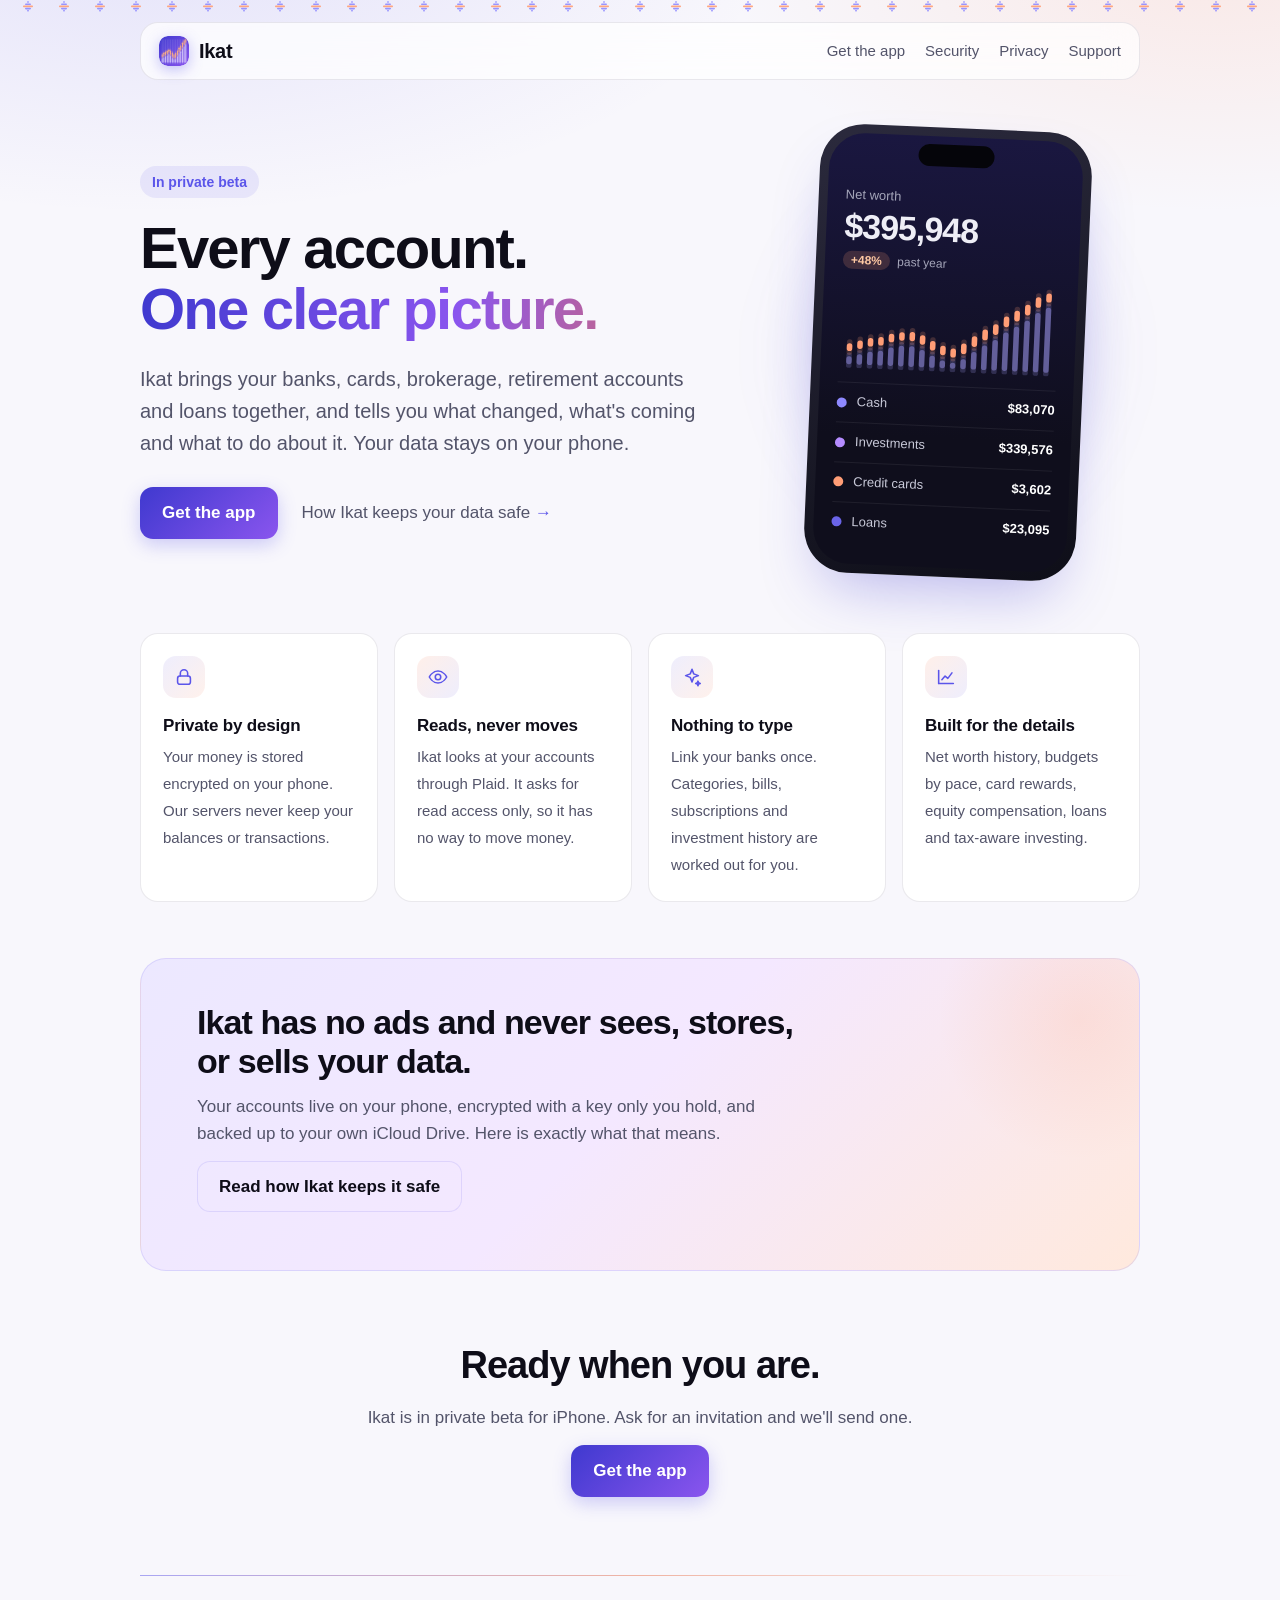
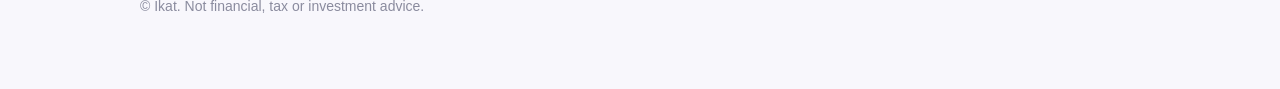
<file: index.html>
<!doctype html>
<html lang="en">
<head>
<meta charset="utf-8">
<meta name="viewport" content="width=device-width, initial-scale=1">
<meta http-equiv="Content-Security-Policy" content="default-src 'self'; style-src 'self'; img-src 'self' data:; base-uri 'none'; form-action 'none'">
<title>Ikat: every account, one clear picture</title>
<meta name="description" content="Ikat keeps every bank, card, brokerage and loan in one place, on your phone and not on our servers.">
<link rel="icon" href="/favicon.svg" type="image/svg+xml">
<link rel="stylesheet" href="/style.css?v=3">
</head>
<body><main class="wide">
<header><a class="mark" href="/"><svg aria-hidden="true" viewBox="0 0 32 32"><defs><linearGradient id="t" x1="0" y1="0" x2="1" y2="1"><stop offset="0" stop-color="#3f39cf"/><stop offset="1" stop-color="#8a55ee"/></linearGradient></defs><rect width="32" height="32" rx="9" fill="url(#t)"/><rect x="2.90" y="3.5" width="1" height="25" rx=".5" fill="#fff" opacity=".13"/><rect x="4.70" y="3.5" width="1" height="25" rx=".5" fill="#fff" opacity=".13"/><rect x="6.50" y="3.5" width="1" height="25" rx=".5" fill="#fff" opacity=".13"/><rect x="8.30" y="3.5" width="1" height="25" rx=".5" fill="#fff" opacity=".13"/><rect x="10.10" y="3.5" width="1" height="25" rx=".5" fill="#fff" opacity=".13"/><rect x="11.90" y="3.5" width="1" height="25" rx=".5" fill="#fff" opacity=".13"/><rect x="13.70" y="3.5" width="1" height="25" rx=".5" fill="#fff" opacity=".13"/><rect x="15.50" y="3.5" width="1" height="25" rx=".5" fill="#fff" opacity=".13"/><rect x="17.30" y="3.5" width="1" height="25" rx=".5" fill="#fff" opacity=".13"/><rect x="19.10" y="3.5" width="1" height="25" rx=".5" fill="#fff" opacity=".13"/><rect x="20.90" y="3.5" width="1" height="25" rx=".5" fill="#fff" opacity=".13"/><rect x="22.70" y="3.5" width="1" height="25" rx=".5" fill="#fff" opacity=".13"/><rect x="24.50" y="3.5" width="1" height="25" rx=".5" fill="#fff" opacity=".13"/><rect x="26.30" y="3.5" width="1" height="25" rx=".5" fill="#fff" opacity=".13"/><rect x="28.10" y="3.5" width="1" height="25" rx=".5" fill="#fff" opacity=".13"/><rect x="2.90" y="21.87" width="1.0" height="8.13" rx="0.5" fill="#e6dcff" opacity=".16"/><rect x="2.90" y="22.77" width="1.0" height="6.33" rx="0.5" fill="#e6dcff" opacity=".38"/><rect x="2.90" y="23.87" width="1.0" height="4.13" rx="0.5" fill="#e6dcff" opacity="0.55"/><rect x="2.90" y="17.38" width="1.0" height="6.99" rx="0.5" fill="#ffb184" opacity=".16"/><rect x="2.90" y="18.28" width="1.0" height="5.19" rx="0.5" fill="#ffb184" opacity=".38"/><rect x="2.90" y="19.38" width="1.0" height="2.99" rx="0.5" fill="#ffb184" opacity="1"/><rect x="4.70" y="21.08" width="1.0" height="8.92" rx="0.5" fill="#e6dcff" opacity=".16"/><rect x="4.70" y="21.98" width="1.0" height="7.12" rx="0.5" fill="#e6dcff" opacity=".38"/><rect x="4.70" y="23.08" width="1.0" height="4.92" rx="0.5" fill="#e6dcff" opacity="0.55"/><rect x="4.70" y="15.99" width="1.0" height="7.58" rx="0.5" fill="#ffb184" opacity=".16"/><rect x="4.70" y="16.89" width="1.0" height="5.78" rx="0.5" fill="#ffb184" opacity=".38"/><rect x="4.70" y="17.99" width="1.0" height="3.58" rx="0.5" fill="#ffb184" opacity="1"/><rect x="6.50" y="19.80" width="1.0" height="10.20" rx="0.5" fill="#e6dcff" opacity=".16"/><rect x="6.50" y="20.70" width="1.0" height="8.40" rx="0.5" fill="#e6dcff" opacity=".38"/><rect x="6.50" y="21.80" width="1.0" height="6.20" rx="0.5" fill="#e6dcff" opacity="0.55"/><rect x="6.50" y="14.71" width="1.0" height="7.58" rx="0.5" fill="#ffb184" opacity=".16"/><rect x="6.50" y="15.61" width="1.0" height="5.78" rx="0.5" fill="#ffb184" opacity=".38"/><rect x="6.50" y="16.71" width="1.0" height="3.58" rx="0.5" fill="#ffb184" opacity="1"/><rect x="8.30" y="18.94" width="1.0" height="11.06" rx="0.5" fill="#e6dcff" opacity=".16"/><rect x="8.30" y="19.84" width="1.0" height="9.26" rx="0.5" fill="#e6dcff" opacity=".38"/><rect x="8.30" y="20.94" width="1.0" height="7.06" rx="0.5" fill="#e6dcff" opacity="0.55"/><rect x="8.30" y="13.86" width="1.0" height="7.58" rx="0.5" fill="#ffb184" opacity=".16"/><rect x="8.30" y="14.76" width="1.0" height="5.78" rx="0.5" fill="#ffb184" opacity=".38"/><rect x="8.30" y="15.86" width="1.0" height="3.58" rx="0.5" fill="#ffb184" opacity="1"/><rect x="10.10" y="17.42" width="1.0" height="12.58" rx="0.5" fill="#e6dcff" opacity=".16"/><rect x="10.10" y="18.32" width="1.0" height="10.78" rx="0.5" fill="#e6dcff" opacity=".38"/><rect x="10.10" y="19.42" width="1.0" height="8.58" rx="0.5" fill="#e6dcff" opacity="0.55"/><rect x="10.10" y="12.72" width="1.0" height="7.20" rx="0.5" fill="#ffb184" opacity=".16"/><rect x="10.10" y="13.62" width="1.0" height="5.40" rx="0.5" fill="#ffb184" opacity=".38"/><rect x="10.10" y="14.72" width="1.0" height="3.20" rx="0.5" fill="#ffb184" opacity="1"/><rect x="11.90" y="19.40" width="1.0" height="10.60" rx="0.5" fill="#e6dcff" opacity=".16"/><rect x="11.90" y="20.30" width="1.0" height="8.80" rx="0.5" fill="#e6dcff" opacity=".38"/><rect x="11.90" y="21.40" width="1.0" height="6.60" rx="0.5" fill="#e6dcff" opacity="0.55"/><rect x="11.90" y="13.38" width="1.0" height="8.53" rx="0.5" fill="#ffb184" opacity=".16"/><rect x="11.90" y="14.28" width="1.0" height="6.73" rx="0.5" fill="#ffb184" opacity=".38"/><rect x="11.90" y="15.38" width="1.0" height="4.53" rx="0.5" fill="#ffb184" opacity="1"/><rect x="13.70" y="21.70" width="1.0" height="8.30" rx="0.5" fill="#e6dcff" opacity=".16"/><rect x="13.70" y="22.60" width="1.0" height="6.50" rx="0.5" fill="#e6dcff" opacity=".38"/><rect x="13.70" y="23.70" width="1.0" height="4.30" rx="0.5" fill="#e6dcff" opacity="0.55"/><rect x="13.70" y="15.68" width="1.0" height="8.53" rx="0.5" fill="#ffb184" opacity=".16"/><rect x="13.70" y="16.58" width="1.0" height="6.73" rx="0.5" fill="#ffb184" opacity=".38"/><rect x="13.70" y="17.68" width="1.0" height="4.53" rx="0.5" fill="#ffb184" opacity="1"/><rect x="15.50" y="22.94" width="1.0" height="7.06" rx="0.5" fill="#e6dcff" opacity=".16"/><rect x="15.50" y="23.84" width="1.0" height="5.26" rx="0.5" fill="#e6dcff" opacity=".38"/><rect x="15.50" y="24.94" width="1.0" height="3.06" rx="0.5" fill="#e6dcff" opacity="0.55"/><rect x="15.50" y="17.45" width="1.0" height="8.00" rx="0.5" fill="#ffb184" opacity=".16"/><rect x="15.50" y="18.35" width="1.0" height="6.20" rx="0.5" fill="#ffb184" opacity=".38"/><rect x="15.50" y="19.45" width="1.0" height="4.00" rx="0.5" fill="#ffb184" opacity="1"/><rect x="17.30" y="22.71" width="1.0" height="7.29" rx="0.5" fill="#e6dcff" opacity=".16"/><rect x="17.30" y="23.61" width="1.0" height="5.49" rx="0.5" fill="#e6dcff" opacity=".38"/><rect x="17.30" y="24.71" width="1.0" height="3.29" rx="0.5" fill="#e6dcff" opacity="0.55"/><rect x="17.30" y="16.13" width="1.0" height="9.08" rx="0.5" fill="#ffb184" opacity=".16"/><rect x="17.30" y="17.03" width="1.0" height="7.28" rx="0.5" fill="#ffb184" opacity=".38"/><rect x="17.30" y="18.13" width="1.0" height="5.08" rx="0.5" fill="#ffb184" opacity="1"/><rect x="19.10" y="19.98" width="1.0" height="10.02" rx="0.5" fill="#e6dcff" opacity=".16"/><rect x="19.10" y="20.88" width="1.0" height="8.22" rx="0.5" fill="#e6dcff" opacity=".38"/><rect x="19.10" y="21.98" width="1.0" height="6.02" rx="0.5" fill="#e6dcff" opacity="0.55"/><rect x="19.10" y="13.41" width="1.0" height="9.08" rx="0.5" fill="#ffb184" opacity=".16"/><rect x="19.10" y="14.31" width="1.0" height="7.28" rx="0.5" fill="#ffb184" opacity=".38"/><rect x="19.10" y="15.41" width="1.0" height="5.08" rx="0.5" fill="#ffb184" opacity="1"/><rect x="20.90" y="17.07" width="1.0" height="12.93" rx="0.5" fill="#e6dcff" opacity=".16"/><rect x="20.90" y="17.97" width="1.0" height="11.13" rx="0.5" fill="#e6dcff" opacity=".38"/><rect x="20.90" y="19.07" width="1.0" height="8.93" rx="0.5" fill="#e6dcff" opacity="0.55"/><rect x="20.90" y="10.49" width="1.0" height="9.08" rx="0.5" fill="#ffb184" opacity=".16"/><rect x="20.90" y="11.39" width="1.0" height="7.28" rx="0.5" fill="#ffb184" opacity=".38"/><rect x="20.90" y="12.49" width="1.0" height="5.08" rx="0.5" fill="#ffb184" opacity="1"/><rect x="22.70" y="14.76" width="1.0" height="15.24" rx="0.5" fill="#e6dcff" opacity=".16"/><rect x="22.70" y="15.66" width="1.0" height="13.44" rx="0.5" fill="#e6dcff" opacity=".38"/><rect x="22.70" y="16.76" width="1.0" height="11.24" rx="0.5" fill="#e6dcff" opacity="0.55"/><rect x="22.70" y="8.18" width="1.0" height="9.08" rx="0.5" fill="#ffb184" opacity=".16"/><rect x="22.70" y="9.08" width="1.0" height="7.28" rx="0.5" fill="#ffb184" opacity=".38"/><rect x="22.70" y="10.18" width="1.0" height="5.08" rx="0.5" fill="#ffb184" opacity="1"/><rect x="24.50" y="11.83" width="1.0" height="18.17" rx="0.5" fill="#e6dcff" opacity=".16"/><rect x="24.50" y="12.73" width="1.0" height="16.37" rx="0.5" fill="#e6dcff" opacity=".38"/><rect x="24.50" y="13.83" width="1.0" height="14.17" rx="0.5" fill="#e6dcff" opacity="0.55"/><rect x="24.50" y="5.25" width="1.0" height="9.08" rx="0.5" fill="#ffb184" opacity=".16"/><rect x="24.50" y="6.15" width="1.0" height="7.28" rx="0.5" fill="#ffb184" opacity=".38"/><rect x="24.50" y="7.25" width="1.0" height="5.08" rx="0.5" fill="#ffb184" opacity="1"/><rect x="26.30" y="9.12" width="1.0" height="20.88" rx="0.5" fill="#e6dcff" opacity=".16"/><rect x="26.30" y="10.02" width="1.0" height="19.08" rx="0.5" fill="#e6dcff" opacity=".38"/><rect x="26.30" y="11.12" width="1.0" height="16.88" rx="0.5" fill="#e6dcff" opacity="0.55"/><rect x="26.30" y="2.54" width="1.0" height="9.08" rx="0.5" fill="#ffb184" opacity=".16"/><rect x="26.30" y="3.44" width="1.0" height="7.28" rx="0.5" fill="#ffb184" opacity=".38"/><rect x="26.30" y="4.54" width="1.0" height="5.08" rx="0.5" fill="#ffb184" opacity="1"/><rect x="28.10" y="6.73" width="1.0" height="23.27" rx="0.5" fill="#e6dcff" opacity=".16"/><rect x="28.10" y="7.63" width="1.0" height="21.47" rx="0.5" fill="#e6dcff" opacity=".38"/><rect x="28.10" y="8.73" width="1.0" height="19.27" rx="0.5" fill="#e6dcff" opacity="0.55"/><rect x="28.10" y="1.50" width="1.0" height="7.74" rx="0.5" fill="#ffb184" opacity=".16"/><rect x="28.10" y="2.40" width="1.0" height="5.94" rx="0.5" fill="#ffb184" opacity=".38"/><rect x="28.10" y="3.50" width="1.0" height="3.74" rx="0.5" fill="#ffb184" opacity="1"/></svg>Ikat</a><nav><a href="/app/">Get the app</a><a href="/security/">Security</a><a href="/privacy/">Privacy</a><a href="/support/">Support</a></nav></header>
<div class="hero">
<div class="hero-copy">
<span class="pill">In private beta</span>
<h1><span class="ln">Every account.</span><span class="ln grad">One clear picture.</span></h1>
<p class="lede">Ikat brings your banks, cards, brokerage, retirement accounts and loans together, and tells you what changed, what's coming and what to do about it. Your data stays on your phone.</p>
<p class="actions"><a class="cta" href="/app/">Get the app</a><a class="quiet" href="/security/">How Ikat keeps your data safe</a></p>
</div>
<div class="phone-wrap" aria-hidden="true">
<div class="phone">
<div class="notch"></div>
<div class="screen">
<div class="sm">Net worth</div>
<div class="big">$395,948</div>
<div class="chg"><span>+48%</span> past year</div>
<svg class="trend" viewBox="0 0 252 104" role="img" aria-label="A net worth line that climbs, dips, and recovers higher"><rect x="8.8" y="86.4" width="6.4" height="18.1" rx="3.2" fill="#a9a3ff" opacity=".2"/><rect x="8.8" y="90.9" width="6.4" height="9.1" rx="3.2" fill="#a9a3ff" opacity="0.42"/><rect x="8.8" y="71.2" width="6.4" height="18.1" rx="3.2" fill="#ff9d76" opacity=".2"/><rect x="8.8" y="75.7" width="6.4" height="9.1" rx="3.2" fill="#ff9d76" opacity="1"/><rect x="20.8" y="83.4" width="6.4" height="21.1" rx="3.2" fill="#a9a3ff" opacity=".2"/><rect x="20.8" y="87.9" width="6.4" height="12.1" rx="3.2" fill="#a9a3ff" opacity="0.42"/><rect x="20.8" y="67.5" width="6.4" height="18.9" rx="3.2" fill="#ff9d76" opacity=".2"/><rect x="20.8" y="72.0" width="6.4" height="9.9" rx="3.2" fill="#ff9d76" opacity="1"/><rect x="32.8" y="80.0" width="6.4" height="24.5" rx="3.2" fill="#a9a3ff" opacity=".2"/><rect x="32.8" y="84.5" width="6.4" height="15.5" rx="3.2" fill="#a9a3ff" opacity="0.42"/><rect x="32.8" y="64.2" width="6.4" height="18.9" rx="3.2" fill="#ff9d76" opacity=".2"/><rect x="32.8" y="68.7" width="6.4" height="9.9" rx="3.2" fill="#ff9d76" opacity="1"/><rect x="44.8" y="78.4" width="6.4" height="26.1" rx="3.2" fill="#a9a3ff" opacity=".2"/><rect x="44.8" y="82.9" width="6.4" height="17.1" rx="3.2" fill="#a9a3ff" opacity="0.42"/><rect x="44.8" y="62.5" width="6.4" height="18.9" rx="3.2" fill="#ff9d76" opacity=".2"/><rect x="44.8" y="67.0" width="6.4" height="9.9" rx="3.2" fill="#ff9d76" opacity="1"/><rect x="56.8" y="74.1" width="6.4" height="30.4" rx="3.2" fill="#a9a3ff" opacity=".2"/><rect x="56.8" y="78.6" width="6.4" height="21.4" rx="3.2" fill="#a9a3ff" opacity="0.42"/><rect x="56.8" y="58.2" width="6.4" height="18.9" rx="3.2" fill="#ff9d76" opacity=".2"/><rect x="56.8" y="62.7" width="6.4" height="9.9" rx="3.2" fill="#ff9d76" opacity="1"/><rect x="68.8" y="71.7" width="6.4" height="32.8" rx="3.2" fill="#a9a3ff" opacity=".2"/><rect x="68.8" y="76.2" width="6.4" height="23.8" rx="3.2" fill="#a9a3ff" opacity="0.42"/><rect x="68.8" y="55.8" width="6.4" height="18.9" rx="3.2" fill="#ff9d76" opacity=".2"/><rect x="68.8" y="60.3" width="6.4" height="9.9" rx="3.2" fill="#ff9d76" opacity="1"/><rect x="80.8" y="71.7" width="6.4" height="32.8" rx="3.2" fill="#a9a3ff" opacity=".2"/><rect x="80.8" y="76.2" width="6.4" height="23.8" rx="3.2" fill="#a9a3ff" opacity="0.42"/><rect x="80.8" y="55.0" width="6.4" height="19.7" rx="3.2" fill="#ff9d76" opacity=".2"/><rect x="80.8" y="59.5" width="6.4" height="10.7" rx="3.2" fill="#ff9d76" opacity="1"/><rect x="92.8" y="75.3" width="6.4" height="29.2" rx="3.2" fill="#a9a3ff" opacity=".2"/><rect x="92.8" y="79.8" width="6.4" height="20.2" rx="3.2" fill="#a9a3ff" opacity="0.42"/><rect x="92.8" y="58.4" width="6.4" height="19.9" rx="3.2" fill="#ff9d76" opacity=".2"/><rect x="92.8" y="62.9" width="6.4" height="10.9" rx="3.2" fill="#ff9d76" opacity="1"/><rect x="104.8" y="81.5" width="6.4" height="23.0" rx="3.2" fill="#a9a3ff" opacity=".2"/><rect x="104.8" y="86.0" width="6.4" height="14.0" rx="3.2" fill="#a9a3ff" opacity="0.42"/><rect x="104.8" y="64.6" width="6.4" height="19.9" rx="3.2" fill="#ff9d76" opacity=".2"/><rect x="104.8" y="69.1" width="6.4" height="10.9" rx="3.2" fill="#ff9d76" opacity="1"/><rect x="116.8" y="86.4" width="6.4" height="18.1" rx="3.2" fill="#a9a3ff" opacity=".2"/><rect x="116.8" y="90.9" width="6.4" height="9.1" rx="3.2" fill="#a9a3ff" opacity="0.42"/><rect x="116.8" y="69.5" width="6.4" height="19.9" rx="3.2" fill="#ff9d76" opacity=".2"/><rect x="116.8" y="74.0" width="6.4" height="10.9" rx="3.2" fill="#ff9d76" opacity="1"/><rect x="128.8" y="88.6" width="6.4" height="15.9" rx="3.2" fill="#a9a3ff" opacity=".2"/><rect x="128.8" y="93.1" width="6.4" height="6.9" rx="3.2" fill="#a9a3ff" opacity="0.42"/><rect x="128.8" y="72.2" width="6.4" height="19.4" rx="3.2" fill="#ff9d76" opacity=".2"/><rect x="128.8" y="76.7" width="6.4" height="10.4" rx="3.2" fill="#ff9d76" opacity="1"/><rect x="140.8" y="84.1" width="6.4" height="20.4" rx="3.2" fill="#a9a3ff" opacity=".2"/><rect x="140.8" y="88.6" width="6.4" height="11.4" rx="3.2" fill="#a9a3ff" opacity="0.42"/><rect x="140.8" y="65.7" width="6.4" height="21.4" rx="3.2" fill="#ff9d76" opacity=".2"/><rect x="140.8" y="70.2" width="6.4" height="12.4" rx="3.2" fill="#ff9d76" opacity="1"/><rect x="152.8" y="75.2" width="6.4" height="29.3" rx="3.2" fill="#a9a3ff" opacity=".2"/><rect x="152.8" y="79.7" width="6.4" height="20.3" rx="3.2" fill="#a9a3ff" opacity="0.42"/><rect x="152.8" y="56.8" width="6.4" height="21.4" rx="3.2" fill="#ff9d76" opacity=".2"/><rect x="152.8" y="61.3" width="6.4" height="12.4" rx="3.2" fill="#ff9d76" opacity="1"/><rect x="164.8" y="67.1" width="6.4" height="37.4" rx="3.2" fill="#a9a3ff" opacity=".2"/><rect x="164.8" y="71.6" width="6.4" height="28.4" rx="3.2" fill="#a9a3ff" opacity="0.42"/><rect x="164.8" y="48.7" width="6.4" height="21.4" rx="3.2" fill="#ff9d76" opacity=".2"/><rect x="164.8" y="53.2" width="6.4" height="12.4" rx="3.2" fill="#ff9d76" opacity="1"/><rect x="176.8" y="60.3" width="6.4" height="44.2" rx="3.2" fill="#a9a3ff" opacity=".2"/><rect x="176.8" y="64.8" width="6.4" height="35.2" rx="3.2" fill="#a9a3ff" opacity="0.42"/><rect x="176.8" y="41.9" width="6.4" height="21.4" rx="3.2" fill="#ff9d76" opacity=".2"/><rect x="176.8" y="46.4" width="6.4" height="12.4" rx="3.2" fill="#ff9d76" opacity="1"/><rect x="188.8" y="50.9" width="6.4" height="53.6" rx="3.2" fill="#a9a3ff" opacity=".2"/><rect x="188.8" y="55.4" width="6.4" height="44.6" rx="3.2" fill="#a9a3ff" opacity="0.42"/><rect x="188.8" y="32.5" width="6.4" height="21.4" rx="3.2" fill="#ff9d76" opacity=".2"/><rect x="188.8" y="37.0" width="6.4" height="12.4" rx="3.2" fill="#ff9d76" opacity="1"/><rect x="200.8" y="43.7" width="6.4" height="60.8" rx="3.2" fill="#a9a3ff" opacity=".2"/><rect x="200.8" y="48.2" width="6.4" height="51.8" rx="3.2" fill="#a9a3ff" opacity="0.42"/><rect x="200.8" y="25.3" width="6.4" height="21.4" rx="3.2" fill="#ff9d76" opacity=".2"/><rect x="200.8" y="29.8" width="6.4" height="12.4" rx="3.2" fill="#ff9d76" opacity="1"/><rect x="212.8" y="36.2" width="6.4" height="68.3" rx="3.2" fill="#a9a3ff" opacity=".2"/><rect x="212.8" y="40.7" width="6.4" height="59.3" rx="3.2" fill="#a9a3ff" opacity="0.42"/><rect x="212.8" y="17.8" width="6.4" height="21.4" rx="3.2" fill="#ff9d76" opacity=".2"/><rect x="212.8" y="22.3" width="6.4" height="12.4" rx="3.2" fill="#ff9d76" opacity="1"/><rect x="224.8" y="26.9" width="6.4" height="77.6" rx="3.2" fill="#a9a3ff" opacity=".2"/><rect x="224.8" y="31.4" width="6.4" height="68.6" rx="3.2" fill="#a9a3ff" opacity="0.42"/><rect x="224.8" y="8.5" width="6.4" height="21.4" rx="3.2" fill="#ff9d76" opacity=".2"/><rect x="224.8" y="13.0" width="6.4" height="12.4" rx="3.2" fill="#ff9d76" opacity="1"/><rect x="236.8" y="20.2" width="6.4" height="84.3" rx="3.2" fill="#a9a3ff" opacity=".2"/><rect x="236.8" y="24.7" width="6.4" height="75.3" rx="3.2" fill="#a9a3ff" opacity="0.42"/><rect x="236.8" y="3.8" width="6.4" height="19.4" rx="3.2" fill="#ff9d76" opacity=".2"/><rect x="236.8" y="8.3" width="6.4" height="10.4" rx="3.2" fill="#ff9d76" opacity="1"/></svg>
<div class="acct"><i class="dot d1"></i><span>Cash</span><b>$83,070</b></div>
<div class="acct"><i class="dot d2"></i><span>Investments</span><b>$339,576</b></div>
<div class="acct"><i class="dot d3"></i><span>Credit cards</span><b>$3,602</b></div>
<div class="acct"><i class="dot d4"></i><span>Loans</span><b>$23,095</b></div>
</div>
</div>
</div>
</div>

<div class="features">
<div class="feature"><span class="ico"><svg viewBox="0 0 24 24" aria-hidden="true"><rect x="5" y="11" width="14" height="9" rx="2.5"/><path d="M8 11V8a4 4 0 0 1 8 0v3"/></svg></span><b>Private by design</b><span>Your money is stored encrypted on your phone. Our servers never keep your balances or transactions.</span></div>
<div class="feature"><span class="ico"><svg viewBox="0 0 24 24" aria-hidden="true"><path d="M2.5 12S6 5.5 12 5.5 21.5 12 21.5 12 18 18.5 12 18.5 2.5 12 2.5 12Z"/><circle cx="12" cy="12" r="3"/></svg></span><b>Reads, never moves</b><span>Ikat looks at your accounts through Plaid. It asks for read access only, so it has no way to move money.</span></div>
<div class="feature"><span class="ico"><svg viewBox="0 0 24 24" aria-hidden="true"><path d="M12 3.5l1.9 5.1 5.1 1.9-5.1 1.9L12 17.5l-1.9-5.1L5 10.5l5.1-1.9z"/><path d="M18.5 16.5l.7 1.8 1.8.7-1.8.7-.7 1.8-.7-1.8-1.8-.7 1.8-.7z"/></svg></span><b>Nothing to type</b><span>Link your banks once. Categories, bills, subscriptions and investment history are worked out for you.</span></div>
<div class="feature"><span class="ico"><svg viewBox="0 0 24 24" aria-hidden="true"><path d="M4 19V5"/><path d="M4 19h16"/><path d="M7.5 15l3.5-4 3 2.5 4.5-6"/></svg></span><b>Built for the details</b><span>Net worth history, budgets by pace, card rewards, equity compensation, loans and tax-aware investing.</span></div>
</div>

<div class="promise">
<h2>Ikat has no ads and never sees, stores, or sells your data.</h2>
<p>Your accounts live on your phone, encrypted with a key only you hold, and backed up to your own iCloud Drive. Here is exactly what that means.</p>
<p><a class="cta ghost" href="/security/">Read how Ikat keeps it safe</a></p>
</div>

<div class="closing">
<h2>Ready when you are.</h2>
<p>Ikat is in private beta for iPhone. Ask for an invitation and we'll send one.</p>
<p><a class="cta" href="/app/">Get the app</a></p>
</div>
<footer>© Ikat. Not financial, tax or investment advice.</footer>
</main></body></html>
</file>
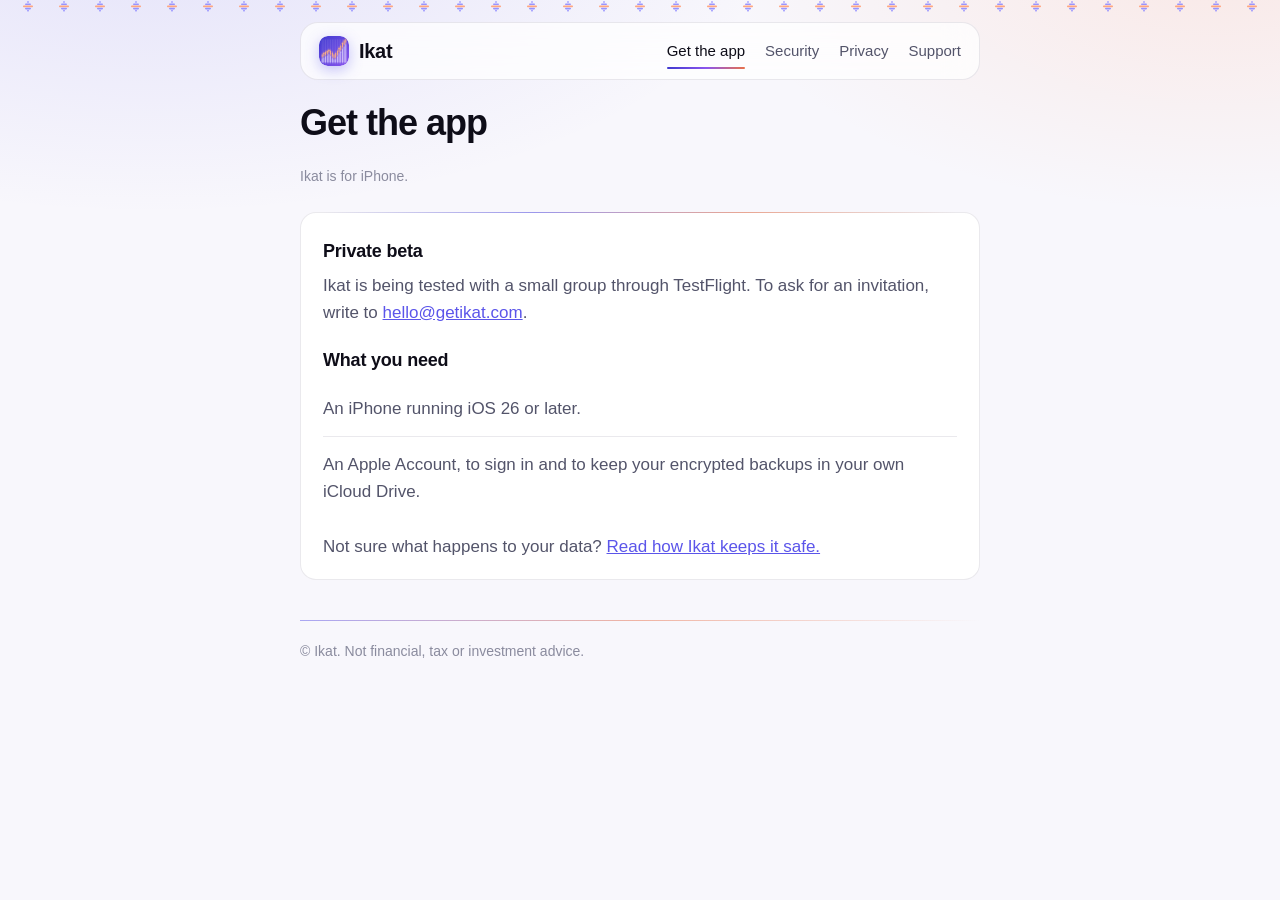
<file: app/index.html>
<!doctype html>
<html lang="en">
<head>
<meta charset="utf-8">
<meta name="viewport" content="width=device-width, initial-scale=1">
<meta http-equiv="Content-Security-Policy" content="default-src 'self'; style-src 'self'; img-src 'self' data:; base-uri 'none'; form-action 'none'">
<title>Get the app: Ikat</title>
<meta name="description" content="Ikat is an iPhone app, in private beta.">
<link rel="icon" href="/favicon.svg" type="image/svg+xml">
<link rel="stylesheet" href="/style.css?v=3">
</head>
<body><main>
<header><a class="mark" href="/"><svg aria-hidden="true" viewBox="0 0 32 32"><defs><linearGradient id="t" x1="0" y1="0" x2="1" y2="1"><stop offset="0" stop-color="#3f39cf"/><stop offset="1" stop-color="#8a55ee"/></linearGradient></defs><rect width="32" height="32" rx="9" fill="url(#t)"/><rect x="2.90" y="3.5" width="1" height="25" rx=".5" fill="#fff" opacity=".13"/><rect x="4.70" y="3.5" width="1" height="25" rx=".5" fill="#fff" opacity=".13"/><rect x="6.50" y="3.5" width="1" height="25" rx=".5" fill="#fff" opacity=".13"/><rect x="8.30" y="3.5" width="1" height="25" rx=".5" fill="#fff" opacity=".13"/><rect x="10.10" y="3.5" width="1" height="25" rx=".5" fill="#fff" opacity=".13"/><rect x="11.90" y="3.5" width="1" height="25" rx=".5" fill="#fff" opacity=".13"/><rect x="13.70" y="3.5" width="1" height="25" rx=".5" fill="#fff" opacity=".13"/><rect x="15.50" y="3.5" width="1" height="25" rx=".5" fill="#fff" opacity=".13"/><rect x="17.30" y="3.5" width="1" height="25" rx=".5" fill="#fff" opacity=".13"/><rect x="19.10" y="3.5" width="1" height="25" rx=".5" fill="#fff" opacity=".13"/><rect x="20.90" y="3.5" width="1" height="25" rx=".5" fill="#fff" opacity=".13"/><rect x="22.70" y="3.5" width="1" height="25" rx=".5" fill="#fff" opacity=".13"/><rect x="24.50" y="3.5" width="1" height="25" rx=".5" fill="#fff" opacity=".13"/><rect x="26.30" y="3.5" width="1" height="25" rx=".5" fill="#fff" opacity=".13"/><rect x="28.10" y="3.5" width="1" height="25" rx=".5" fill="#fff" opacity=".13"/><rect x="2.90" y="21.87" width="1.0" height="8.13" rx="0.5" fill="#e6dcff" opacity=".16"/><rect x="2.90" y="22.77" width="1.0" height="6.33" rx="0.5" fill="#e6dcff" opacity=".38"/><rect x="2.90" y="23.87" width="1.0" height="4.13" rx="0.5" fill="#e6dcff" opacity="0.55"/><rect x="2.90" y="17.38" width="1.0" height="6.99" rx="0.5" fill="#ffb184" opacity=".16"/><rect x="2.90" y="18.28" width="1.0" height="5.19" rx="0.5" fill="#ffb184" opacity=".38"/><rect x="2.90" y="19.38" width="1.0" height="2.99" rx="0.5" fill="#ffb184" opacity="1"/><rect x="4.70" y="21.08" width="1.0" height="8.92" rx="0.5" fill="#e6dcff" opacity=".16"/><rect x="4.70" y="21.98" width="1.0" height="7.12" rx="0.5" fill="#e6dcff" opacity=".38"/><rect x="4.70" y="23.08" width="1.0" height="4.92" rx="0.5" fill="#e6dcff" opacity="0.55"/><rect x="4.70" y="15.99" width="1.0" height="7.58" rx="0.5" fill="#ffb184" opacity=".16"/><rect x="4.70" y="16.89" width="1.0" height="5.78" rx="0.5" fill="#ffb184" opacity=".38"/><rect x="4.70" y="17.99" width="1.0" height="3.58" rx="0.5" fill="#ffb184" opacity="1"/><rect x="6.50" y="19.80" width="1.0" height="10.20" rx="0.5" fill="#e6dcff" opacity=".16"/><rect x="6.50" y="20.70" width="1.0" height="8.40" rx="0.5" fill="#e6dcff" opacity=".38"/><rect x="6.50" y="21.80" width="1.0" height="6.20" rx="0.5" fill="#e6dcff" opacity="0.55"/><rect x="6.50" y="14.71" width="1.0" height="7.58" rx="0.5" fill="#ffb184" opacity=".16"/><rect x="6.50" y="15.61" width="1.0" height="5.78" rx="0.5" fill="#ffb184" opacity=".38"/><rect x="6.50" y="16.71" width="1.0" height="3.58" rx="0.5" fill="#ffb184" opacity="1"/><rect x="8.30" y="18.94" width="1.0" height="11.06" rx="0.5" fill="#e6dcff" opacity=".16"/><rect x="8.30" y="19.84" width="1.0" height="9.26" rx="0.5" fill="#e6dcff" opacity=".38"/><rect x="8.30" y="20.94" width="1.0" height="7.06" rx="0.5" fill="#e6dcff" opacity="0.55"/><rect x="8.30" y="13.86" width="1.0" height="7.58" rx="0.5" fill="#ffb184" opacity=".16"/><rect x="8.30" y="14.76" width="1.0" height="5.78" rx="0.5" fill="#ffb184" opacity=".38"/><rect x="8.30" y="15.86" width="1.0" height="3.58" rx="0.5" fill="#ffb184" opacity="1"/><rect x="10.10" y="17.42" width="1.0" height="12.58" rx="0.5" fill="#e6dcff" opacity=".16"/><rect x="10.10" y="18.32" width="1.0" height="10.78" rx="0.5" fill="#e6dcff" opacity=".38"/><rect x="10.10" y="19.42" width="1.0" height="8.58" rx="0.5" fill="#e6dcff" opacity="0.55"/><rect x="10.10" y="12.72" width="1.0" height="7.20" rx="0.5" fill="#ffb184" opacity=".16"/><rect x="10.10" y="13.62" width="1.0" height="5.40" rx="0.5" fill="#ffb184" opacity=".38"/><rect x="10.10" y="14.72" width="1.0" height="3.20" rx="0.5" fill="#ffb184" opacity="1"/><rect x="11.90" y="19.40" width="1.0" height="10.60" rx="0.5" fill="#e6dcff" opacity=".16"/><rect x="11.90" y="20.30" width="1.0" height="8.80" rx="0.5" fill="#e6dcff" opacity=".38"/><rect x="11.90" y="21.40" width="1.0" height="6.60" rx="0.5" fill="#e6dcff" opacity="0.55"/><rect x="11.90" y="13.38" width="1.0" height="8.53" rx="0.5" fill="#ffb184" opacity=".16"/><rect x="11.90" y="14.28" width="1.0" height="6.73" rx="0.5" fill="#ffb184" opacity=".38"/><rect x="11.90" y="15.38" width="1.0" height="4.53" rx="0.5" fill="#ffb184" opacity="1"/><rect x="13.70" y="21.70" width="1.0" height="8.30" rx="0.5" fill="#e6dcff" opacity=".16"/><rect x="13.70" y="22.60" width="1.0" height="6.50" rx="0.5" fill="#e6dcff" opacity=".38"/><rect x="13.70" y="23.70" width="1.0" height="4.30" rx="0.5" fill="#e6dcff" opacity="0.55"/><rect x="13.70" y="15.68" width="1.0" height="8.53" rx="0.5" fill="#ffb184" opacity=".16"/><rect x="13.70" y="16.58" width="1.0" height="6.73" rx="0.5" fill="#ffb184" opacity=".38"/><rect x="13.70" y="17.68" width="1.0" height="4.53" rx="0.5" fill="#ffb184" opacity="1"/><rect x="15.50" y="22.94" width="1.0" height="7.06" rx="0.5" fill="#e6dcff" opacity=".16"/><rect x="15.50" y="23.84" width="1.0" height="5.26" rx="0.5" fill="#e6dcff" opacity=".38"/><rect x="15.50" y="24.94" width="1.0" height="3.06" rx="0.5" fill="#e6dcff" opacity="0.55"/><rect x="15.50" y="17.45" width="1.0" height="8.00" rx="0.5" fill="#ffb184" opacity=".16"/><rect x="15.50" y="18.35" width="1.0" height="6.20" rx="0.5" fill="#ffb184" opacity=".38"/><rect x="15.50" y="19.45" width="1.0" height="4.00" rx="0.5" fill="#ffb184" opacity="1"/><rect x="17.30" y="22.71" width="1.0" height="7.29" rx="0.5" fill="#e6dcff" opacity=".16"/><rect x="17.30" y="23.61" width="1.0" height="5.49" rx="0.5" fill="#e6dcff" opacity=".38"/><rect x="17.30" y="24.71" width="1.0" height="3.29" rx="0.5" fill="#e6dcff" opacity="0.55"/><rect x="17.30" y="16.13" width="1.0" height="9.08" rx="0.5" fill="#ffb184" opacity=".16"/><rect x="17.30" y="17.03" width="1.0" height="7.28" rx="0.5" fill="#ffb184" opacity=".38"/><rect x="17.30" y="18.13" width="1.0" height="5.08" rx="0.5" fill="#ffb184" opacity="1"/><rect x="19.10" y="19.98" width="1.0" height="10.02" rx="0.5" fill="#e6dcff" opacity=".16"/><rect x="19.10" y="20.88" width="1.0" height="8.22" rx="0.5" fill="#e6dcff" opacity=".38"/><rect x="19.10" y="21.98" width="1.0" height="6.02" rx="0.5" fill="#e6dcff" opacity="0.55"/><rect x="19.10" y="13.41" width="1.0" height="9.08" rx="0.5" fill="#ffb184" opacity=".16"/><rect x="19.10" y="14.31" width="1.0" height="7.28" rx="0.5" fill="#ffb184" opacity=".38"/><rect x="19.10" y="15.41" width="1.0" height="5.08" rx="0.5" fill="#ffb184" opacity="1"/><rect x="20.90" y="17.07" width="1.0" height="12.93" rx="0.5" fill="#e6dcff" opacity=".16"/><rect x="20.90" y="17.97" width="1.0" height="11.13" rx="0.5" fill="#e6dcff" opacity=".38"/><rect x="20.90" y="19.07" width="1.0" height="8.93" rx="0.5" fill="#e6dcff" opacity="0.55"/><rect x="20.90" y="10.49" width="1.0" height="9.08" rx="0.5" fill="#ffb184" opacity=".16"/><rect x="20.90" y="11.39" width="1.0" height="7.28" rx="0.5" fill="#ffb184" opacity=".38"/><rect x="20.90" y="12.49" width="1.0" height="5.08" rx="0.5" fill="#ffb184" opacity="1"/><rect x="22.70" y="14.76" width="1.0" height="15.24" rx="0.5" fill="#e6dcff" opacity=".16"/><rect x="22.70" y="15.66" width="1.0" height="13.44" rx="0.5" fill="#e6dcff" opacity=".38"/><rect x="22.70" y="16.76" width="1.0" height="11.24" rx="0.5" fill="#e6dcff" opacity="0.55"/><rect x="22.70" y="8.18" width="1.0" height="9.08" rx="0.5" fill="#ffb184" opacity=".16"/><rect x="22.70" y="9.08" width="1.0" height="7.28" rx="0.5" fill="#ffb184" opacity=".38"/><rect x="22.70" y="10.18" width="1.0" height="5.08" rx="0.5" fill="#ffb184" opacity="1"/><rect x="24.50" y="11.83" width="1.0" height="18.17" rx="0.5" fill="#e6dcff" opacity=".16"/><rect x="24.50" y="12.73" width="1.0" height="16.37" rx="0.5" fill="#e6dcff" opacity=".38"/><rect x="24.50" y="13.83" width="1.0" height="14.17" rx="0.5" fill="#e6dcff" opacity="0.55"/><rect x="24.50" y="5.25" width="1.0" height="9.08" rx="0.5" fill="#ffb184" opacity=".16"/><rect x="24.50" y="6.15" width="1.0" height="7.28" rx="0.5" fill="#ffb184" opacity=".38"/><rect x="24.50" y="7.25" width="1.0" height="5.08" rx="0.5" fill="#ffb184" opacity="1"/><rect x="26.30" y="9.12" width="1.0" height="20.88" rx="0.5" fill="#e6dcff" opacity=".16"/><rect x="26.30" y="10.02" width="1.0" height="19.08" rx="0.5" fill="#e6dcff" opacity=".38"/><rect x="26.30" y="11.12" width="1.0" height="16.88" rx="0.5" fill="#e6dcff" opacity="0.55"/><rect x="26.30" y="2.54" width="1.0" height="9.08" rx="0.5" fill="#ffb184" opacity=".16"/><rect x="26.30" y="3.44" width="1.0" height="7.28" rx="0.5" fill="#ffb184" opacity=".38"/><rect x="26.30" y="4.54" width="1.0" height="5.08" rx="0.5" fill="#ffb184" opacity="1"/><rect x="28.10" y="6.73" width="1.0" height="23.27" rx="0.5" fill="#e6dcff" opacity=".16"/><rect x="28.10" y="7.63" width="1.0" height="21.47" rx="0.5" fill="#e6dcff" opacity=".38"/><rect x="28.10" y="8.73" width="1.0" height="19.27" rx="0.5" fill="#e6dcff" opacity="0.55"/><rect x="28.10" y="1.50" width="1.0" height="7.74" rx="0.5" fill="#ffb184" opacity=".16"/><rect x="28.10" y="2.40" width="1.0" height="5.94" rx="0.5" fill="#ffb184" opacity=".38"/><rect x="28.10" y="3.50" width="1.0" height="3.74" rx="0.5" fill="#ffb184" opacity="1"/></svg>Ikat</a><nav><a href="/app/" aria-current="page">Get the app</a><a href="/security/">Security</a><a href="/privacy/">Privacy</a><a href="/support/">Support</a></nav></header>
<h1 class="page">Get the app</h1>
<p class="meta">Ikat is for iPhone.</p>
<section>
<h2>Private beta</h2>
<p>Ikat is being tested with a small group through TestFlight. To ask for an invitation, write to <a href="mailto:hello@getikat.com">hello@getikat.com</a>.</p>
<h2>What you need</h2>
<div class="rows">
<p>An iPhone running iOS 26 or later.</p>
<p>An Apple Account, to sign in and to keep your encrypted backups in your own iCloud Drive.</p>
</div>
<p>Not sure what happens to your data? <a href="/security/">Read how Ikat keeps it safe.</a></p>
</section>
<footer>© Ikat. Not financial, tax or investment advice.</footer>
</main></body></html>
</file>
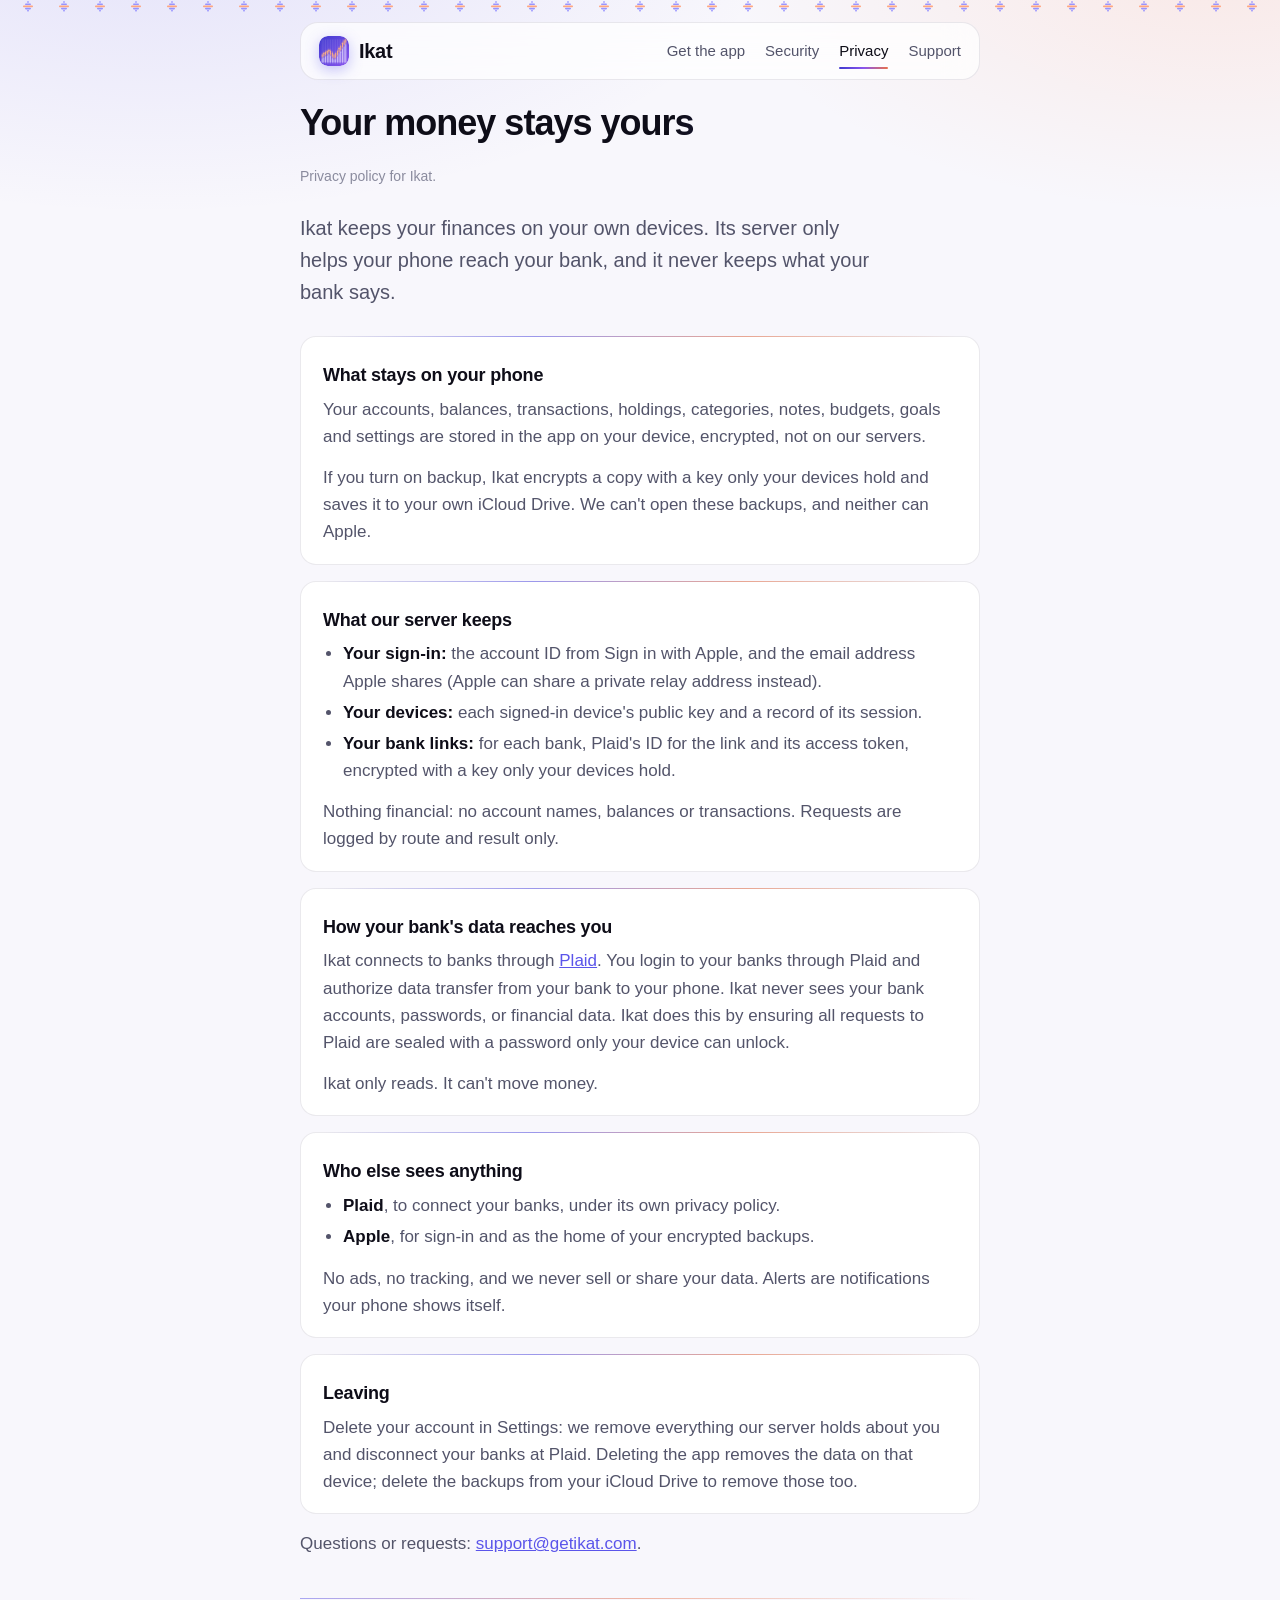
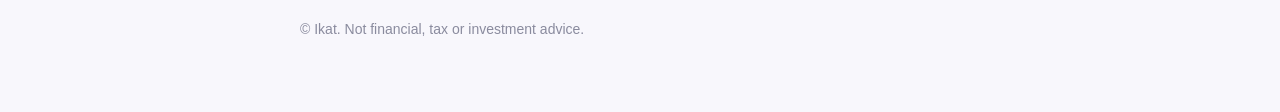
<file: privacy/index.html>
<!doctype html>
<html lang="en">
<head>
<meta charset="utf-8">
<meta name="viewport" content="width=device-width, initial-scale=1">
<meta http-equiv="Content-Security-Policy" content="default-src 'self'; style-src 'self'; img-src 'self' data:; base-uri 'none'; form-action 'none'">
<title>Privacy: Ikat</title>
<meta name="description" content="Ikat's privacy policy.">
<link rel="icon" href="/favicon.svg" type="image/svg+xml">
<link rel="stylesheet" href="/style.css?v=3">
</head>
<body><main>
<header><a class="mark" href="/"><svg aria-hidden="true" viewBox="0 0 32 32"><defs><linearGradient id="t" x1="0" y1="0" x2="1" y2="1"><stop offset="0" stop-color="#3f39cf"/><stop offset="1" stop-color="#8a55ee"/></linearGradient></defs><rect width="32" height="32" rx="9" fill="url(#t)"/><rect x="2.90" y="3.5" width="1" height="25" rx=".5" fill="#fff" opacity=".13"/><rect x="4.70" y="3.5" width="1" height="25" rx=".5" fill="#fff" opacity=".13"/><rect x="6.50" y="3.5" width="1" height="25" rx=".5" fill="#fff" opacity=".13"/><rect x="8.30" y="3.5" width="1" height="25" rx=".5" fill="#fff" opacity=".13"/><rect x="10.10" y="3.5" width="1" height="25" rx=".5" fill="#fff" opacity=".13"/><rect x="11.90" y="3.5" width="1" height="25" rx=".5" fill="#fff" opacity=".13"/><rect x="13.70" y="3.5" width="1" height="25" rx=".5" fill="#fff" opacity=".13"/><rect x="15.50" y="3.5" width="1" height="25" rx=".5" fill="#fff" opacity=".13"/><rect x="17.30" y="3.5" width="1" height="25" rx=".5" fill="#fff" opacity=".13"/><rect x="19.10" y="3.5" width="1" height="25" rx=".5" fill="#fff" opacity=".13"/><rect x="20.90" y="3.5" width="1" height="25" rx=".5" fill="#fff" opacity=".13"/><rect x="22.70" y="3.5" width="1" height="25" rx=".5" fill="#fff" opacity=".13"/><rect x="24.50" y="3.5" width="1" height="25" rx=".5" fill="#fff" opacity=".13"/><rect x="26.30" y="3.5" width="1" height="25" rx=".5" fill="#fff" opacity=".13"/><rect x="28.10" y="3.5" width="1" height="25" rx=".5" fill="#fff" opacity=".13"/><rect x="2.90" y="21.87" width="1.0" height="8.13" rx="0.5" fill="#e6dcff" opacity=".16"/><rect x="2.90" y="22.77" width="1.0" height="6.33" rx="0.5" fill="#e6dcff" opacity=".38"/><rect x="2.90" y="23.87" width="1.0" height="4.13" rx="0.5" fill="#e6dcff" opacity="0.55"/><rect x="2.90" y="17.38" width="1.0" height="6.99" rx="0.5" fill="#ffb184" opacity=".16"/><rect x="2.90" y="18.28" width="1.0" height="5.19" rx="0.5" fill="#ffb184" opacity=".38"/><rect x="2.90" y="19.38" width="1.0" height="2.99" rx="0.5" fill="#ffb184" opacity="1"/><rect x="4.70" y="21.08" width="1.0" height="8.92" rx="0.5" fill="#e6dcff" opacity=".16"/><rect x="4.70" y="21.98" width="1.0" height="7.12" rx="0.5" fill="#e6dcff" opacity=".38"/><rect x="4.70" y="23.08" width="1.0" height="4.92" rx="0.5" fill="#e6dcff" opacity="0.55"/><rect x="4.70" y="15.99" width="1.0" height="7.58" rx="0.5" fill="#ffb184" opacity=".16"/><rect x="4.70" y="16.89" width="1.0" height="5.78" rx="0.5" fill="#ffb184" opacity=".38"/><rect x="4.70" y="17.99" width="1.0" height="3.58" rx="0.5" fill="#ffb184" opacity="1"/><rect x="6.50" y="19.80" width="1.0" height="10.20" rx="0.5" fill="#e6dcff" opacity=".16"/><rect x="6.50" y="20.70" width="1.0" height="8.40" rx="0.5" fill="#e6dcff" opacity=".38"/><rect x="6.50" y="21.80" width="1.0" height="6.20" rx="0.5" fill="#e6dcff" opacity="0.55"/><rect x="6.50" y="14.71" width="1.0" height="7.58" rx="0.5" fill="#ffb184" opacity=".16"/><rect x="6.50" y="15.61" width="1.0" height="5.78" rx="0.5" fill="#ffb184" opacity=".38"/><rect x="6.50" y="16.71" width="1.0" height="3.58" rx="0.5" fill="#ffb184" opacity="1"/><rect x="8.30" y="18.94" width="1.0" height="11.06" rx="0.5" fill="#e6dcff" opacity=".16"/><rect x="8.30" y="19.84" width="1.0" height="9.26" rx="0.5" fill="#e6dcff" opacity=".38"/><rect x="8.30" y="20.94" width="1.0" height="7.06" rx="0.5" fill="#e6dcff" opacity="0.55"/><rect x="8.30" y="13.86" width="1.0" height="7.58" rx="0.5" fill="#ffb184" opacity=".16"/><rect x="8.30" y="14.76" width="1.0" height="5.78" rx="0.5" fill="#ffb184" opacity=".38"/><rect x="8.30" y="15.86" width="1.0" height="3.58" rx="0.5" fill="#ffb184" opacity="1"/><rect x="10.10" y="17.42" width="1.0" height="12.58" rx="0.5" fill="#e6dcff" opacity=".16"/><rect x="10.10" y="18.32" width="1.0" height="10.78" rx="0.5" fill="#e6dcff" opacity=".38"/><rect x="10.10" y="19.42" width="1.0" height="8.58" rx="0.5" fill="#e6dcff" opacity="0.55"/><rect x="10.10" y="12.72" width="1.0" height="7.20" rx="0.5" fill="#ffb184" opacity=".16"/><rect x="10.10" y="13.62" width="1.0" height="5.40" rx="0.5" fill="#ffb184" opacity=".38"/><rect x="10.10" y="14.72" width="1.0" height="3.20" rx="0.5" fill="#ffb184" opacity="1"/><rect x="11.90" y="19.40" width="1.0" height="10.60" rx="0.5" fill="#e6dcff" opacity=".16"/><rect x="11.90" y="20.30" width="1.0" height="8.80" rx="0.5" fill="#e6dcff" opacity=".38"/><rect x="11.90" y="21.40" width="1.0" height="6.60" rx="0.5" fill="#e6dcff" opacity="0.55"/><rect x="11.90" y="13.38" width="1.0" height="8.53" rx="0.5" fill="#ffb184" opacity=".16"/><rect x="11.90" y="14.28" width="1.0" height="6.73" rx="0.5" fill="#ffb184" opacity=".38"/><rect x="11.90" y="15.38" width="1.0" height="4.53" rx="0.5" fill="#ffb184" opacity="1"/><rect x="13.70" y="21.70" width="1.0" height="8.30" rx="0.5" fill="#e6dcff" opacity=".16"/><rect x="13.70" y="22.60" width="1.0" height="6.50" rx="0.5" fill="#e6dcff" opacity=".38"/><rect x="13.70" y="23.70" width="1.0" height="4.30" rx="0.5" fill="#e6dcff" opacity="0.55"/><rect x="13.70" y="15.68" width="1.0" height="8.53" rx="0.5" fill="#ffb184" opacity=".16"/><rect x="13.70" y="16.58" width="1.0" height="6.73" rx="0.5" fill="#ffb184" opacity=".38"/><rect x="13.70" y="17.68" width="1.0" height="4.53" rx="0.5" fill="#ffb184" opacity="1"/><rect x="15.50" y="22.94" width="1.0" height="7.06" rx="0.5" fill="#e6dcff" opacity=".16"/><rect x="15.50" y="23.84" width="1.0" height="5.26" rx="0.5" fill="#e6dcff" opacity=".38"/><rect x="15.50" y="24.94" width="1.0" height="3.06" rx="0.5" fill="#e6dcff" opacity="0.55"/><rect x="15.50" y="17.45" width="1.0" height="8.00" rx="0.5" fill="#ffb184" opacity=".16"/><rect x="15.50" y="18.35" width="1.0" height="6.20" rx="0.5" fill="#ffb184" opacity=".38"/><rect x="15.50" y="19.45" width="1.0" height="4.00" rx="0.5" fill="#ffb184" opacity="1"/><rect x="17.30" y="22.71" width="1.0" height="7.29" rx="0.5" fill="#e6dcff" opacity=".16"/><rect x="17.30" y="23.61" width="1.0" height="5.49" rx="0.5" fill="#e6dcff" opacity=".38"/><rect x="17.30" y="24.71" width="1.0" height="3.29" rx="0.5" fill="#e6dcff" opacity="0.55"/><rect x="17.30" y="16.13" width="1.0" height="9.08" rx="0.5" fill="#ffb184" opacity=".16"/><rect x="17.30" y="17.03" width="1.0" height="7.28" rx="0.5" fill="#ffb184" opacity=".38"/><rect x="17.30" y="18.13" width="1.0" height="5.08" rx="0.5" fill="#ffb184" opacity="1"/><rect x="19.10" y="19.98" width="1.0" height="10.02" rx="0.5" fill="#e6dcff" opacity=".16"/><rect x="19.10" y="20.88" width="1.0" height="8.22" rx="0.5" fill="#e6dcff" opacity=".38"/><rect x="19.10" y="21.98" width="1.0" height="6.02" rx="0.5" fill="#e6dcff" opacity="0.55"/><rect x="19.10" y="13.41" width="1.0" height="9.08" rx="0.5" fill="#ffb184" opacity=".16"/><rect x="19.10" y="14.31" width="1.0" height="7.28" rx="0.5" fill="#ffb184" opacity=".38"/><rect x="19.10" y="15.41" width="1.0" height="5.08" rx="0.5" fill="#ffb184" opacity="1"/><rect x="20.90" y="17.07" width="1.0" height="12.93" rx="0.5" fill="#e6dcff" opacity=".16"/><rect x="20.90" y="17.97" width="1.0" height="11.13" rx="0.5" fill="#e6dcff" opacity=".38"/><rect x="20.90" y="19.07" width="1.0" height="8.93" rx="0.5" fill="#e6dcff" opacity="0.55"/><rect x="20.90" y="10.49" width="1.0" height="9.08" rx="0.5" fill="#ffb184" opacity=".16"/><rect x="20.90" y="11.39" width="1.0" height="7.28" rx="0.5" fill="#ffb184" opacity=".38"/><rect x="20.90" y="12.49" width="1.0" height="5.08" rx="0.5" fill="#ffb184" opacity="1"/><rect x="22.70" y="14.76" width="1.0" height="15.24" rx="0.5" fill="#e6dcff" opacity=".16"/><rect x="22.70" y="15.66" width="1.0" height="13.44" rx="0.5" fill="#e6dcff" opacity=".38"/><rect x="22.70" y="16.76" width="1.0" height="11.24" rx="0.5" fill="#e6dcff" opacity="0.55"/><rect x="22.70" y="8.18" width="1.0" height="9.08" rx="0.5" fill="#ffb184" opacity=".16"/><rect x="22.70" y="9.08" width="1.0" height="7.28" rx="0.5" fill="#ffb184" opacity=".38"/><rect x="22.70" y="10.18" width="1.0" height="5.08" rx="0.5" fill="#ffb184" opacity="1"/><rect x="24.50" y="11.83" width="1.0" height="18.17" rx="0.5" fill="#e6dcff" opacity=".16"/><rect x="24.50" y="12.73" width="1.0" height="16.37" rx="0.5" fill="#e6dcff" opacity=".38"/><rect x="24.50" y="13.83" width="1.0" height="14.17" rx="0.5" fill="#e6dcff" opacity="0.55"/><rect x="24.50" y="5.25" width="1.0" height="9.08" rx="0.5" fill="#ffb184" opacity=".16"/><rect x="24.50" y="6.15" width="1.0" height="7.28" rx="0.5" fill="#ffb184" opacity=".38"/><rect x="24.50" y="7.25" width="1.0" height="5.08" rx="0.5" fill="#ffb184" opacity="1"/><rect x="26.30" y="9.12" width="1.0" height="20.88" rx="0.5" fill="#e6dcff" opacity=".16"/><rect x="26.30" y="10.02" width="1.0" height="19.08" rx="0.5" fill="#e6dcff" opacity=".38"/><rect x="26.30" y="11.12" width="1.0" height="16.88" rx="0.5" fill="#e6dcff" opacity="0.55"/><rect x="26.30" y="2.54" width="1.0" height="9.08" rx="0.5" fill="#ffb184" opacity=".16"/><rect x="26.30" y="3.44" width="1.0" height="7.28" rx="0.5" fill="#ffb184" opacity=".38"/><rect x="26.30" y="4.54" width="1.0" height="5.08" rx="0.5" fill="#ffb184" opacity="1"/><rect x="28.10" y="6.73" width="1.0" height="23.27" rx="0.5" fill="#e6dcff" opacity=".16"/><rect x="28.10" y="7.63" width="1.0" height="21.47" rx="0.5" fill="#e6dcff" opacity=".38"/><rect x="28.10" y="8.73" width="1.0" height="19.27" rx="0.5" fill="#e6dcff" opacity="0.55"/><rect x="28.10" y="1.50" width="1.0" height="7.74" rx="0.5" fill="#ffb184" opacity=".16"/><rect x="28.10" y="2.40" width="1.0" height="5.94" rx="0.5" fill="#ffb184" opacity=".38"/><rect x="28.10" y="3.50" width="1.0" height="3.74" rx="0.5" fill="#ffb184" opacity="1"/></svg>Ikat</a><nav><a href="/app/">Get the app</a><a href="/security/">Security</a><a href="/privacy/" aria-current="page">Privacy</a><a href="/support/">Support</a></nav></header>
<h1 class="page">Your money stays yours</h1>
<p class="meta">Privacy policy for Ikat.</p>
<p class="lede">Ikat keeps your finances on your own devices. Its server only helps your phone reach your bank, and it never keeps what your bank says.</p>
<section>
<h2>What stays on your phone</h2>
<p>Your accounts, balances, transactions, holdings, categories, notes, budgets, goals and settings are stored in the app on your device, encrypted, not on our servers.</p>
<p>If you turn on backup, Ikat encrypts a copy with a key only your devices hold and saves it to your own iCloud Drive. We can't open these backups, and neither can Apple.</p>
</section>
<section>
<h2>What our server keeps</h2>
<ul>
<li><strong>Your sign-in:</strong> the account ID from Sign in with Apple, and the email address Apple shares (Apple can share a private relay address instead).</li>
<li><strong>Your devices:</strong> each signed-in device's public key and a record of its session.</li>
<li><strong>Your bank links:</strong> for each bank, Plaid's ID for the link and its access token, encrypted with a key only your devices hold.</li>
</ul>
<p>Nothing financial: no account names, balances or transactions. Requests are logged by route and result only.</p>
</section>
<section>
<h2>How your bank's data reaches you</h2>
<p>Ikat connects to banks through <a href="https://plaid.com/">Plaid</a>. You login to your banks through Plaid and authorize data transfer from your bank to your phone. Ikat never sees your bank accounts, passwords, or financial data. Ikat does this by ensuring all requests to Plaid are sealed with a password only your device can unlock.</p>
<p>Ikat only reads. It can't move money.</p>
</section>
<section>
<h2>Who else sees anything</h2>
<ul>
<li><strong>Plaid</strong>, to connect your banks, under its own privacy policy.</li>
<li><strong>Apple</strong>, for sign-in and as the home of your encrypted backups.</li>
</ul>
<p>No ads, no tracking, and we never sell or share your data. Alerts are notifications your phone shows itself.</p>
</section>
<section>
<h2>Leaving</h2>
<p>Delete your account in Settings: we remove everything our server holds about you and disconnect your banks at Plaid. Deleting the app removes the data on that device; delete the backups from your iCloud Drive to remove those too.</p>
</section>
<p>Questions or requests: <a href="mailto:support@getikat.com">support@getikat.com</a>.</p>
<footer>© Ikat. Not financial, tax or investment advice.</footer>
</main></body></html>
</file>
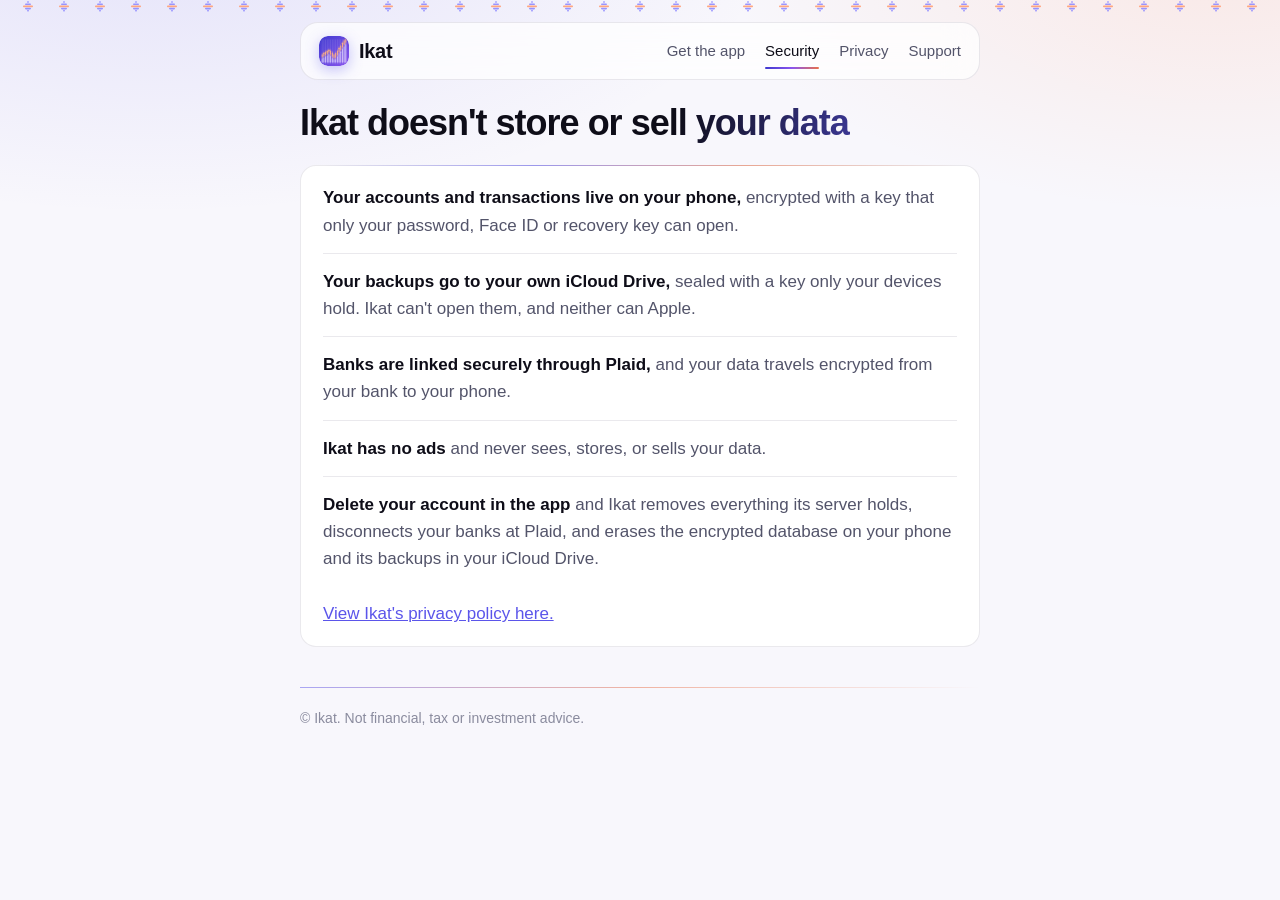
<file: security/index.html>
<!doctype html>
<html lang="en">
<head>
<meta charset="utf-8">
<meta name="viewport" content="width=device-width, initial-scale=1">
<meta http-equiv="Content-Security-Policy" content="default-src 'self'; style-src 'self'; img-src 'self' data:; base-uri 'none'; form-action 'none'">
<title>Security: Ikat</title>
<meta name="description" content="How Ikat handles your data, in plain sentences.">
<link rel="icon" href="/favicon.svg" type="image/svg+xml">
<link rel="stylesheet" href="/style.css?v=3">
</head>
<body><main>
<header><a class="mark" href="/"><svg aria-hidden="true" viewBox="0 0 32 32"><defs><linearGradient id="t" x1="0" y1="0" x2="1" y2="1"><stop offset="0" stop-color="#3f39cf"/><stop offset="1" stop-color="#8a55ee"/></linearGradient></defs><rect width="32" height="32" rx="9" fill="url(#t)"/><rect x="2.90" y="3.5" width="1" height="25" rx=".5" fill="#fff" opacity=".13"/><rect x="4.70" y="3.5" width="1" height="25" rx=".5" fill="#fff" opacity=".13"/><rect x="6.50" y="3.5" width="1" height="25" rx=".5" fill="#fff" opacity=".13"/><rect x="8.30" y="3.5" width="1" height="25" rx=".5" fill="#fff" opacity=".13"/><rect x="10.10" y="3.5" width="1" height="25" rx=".5" fill="#fff" opacity=".13"/><rect x="11.90" y="3.5" width="1" height="25" rx=".5" fill="#fff" opacity=".13"/><rect x="13.70" y="3.5" width="1" height="25" rx=".5" fill="#fff" opacity=".13"/><rect x="15.50" y="3.5" width="1" height="25" rx=".5" fill="#fff" opacity=".13"/><rect x="17.30" y="3.5" width="1" height="25" rx=".5" fill="#fff" opacity=".13"/><rect x="19.10" y="3.5" width="1" height="25" rx=".5" fill="#fff" opacity=".13"/><rect x="20.90" y="3.5" width="1" height="25" rx=".5" fill="#fff" opacity=".13"/><rect x="22.70" y="3.5" width="1" height="25" rx=".5" fill="#fff" opacity=".13"/><rect x="24.50" y="3.5" width="1" height="25" rx=".5" fill="#fff" opacity=".13"/><rect x="26.30" y="3.5" width="1" height="25" rx=".5" fill="#fff" opacity=".13"/><rect x="28.10" y="3.5" width="1" height="25" rx=".5" fill="#fff" opacity=".13"/><rect x="2.90" y="21.87" width="1.0" height="8.13" rx="0.5" fill="#e6dcff" opacity=".16"/><rect x="2.90" y="22.77" width="1.0" height="6.33" rx="0.5" fill="#e6dcff" opacity=".38"/><rect x="2.90" y="23.87" width="1.0" height="4.13" rx="0.5" fill="#e6dcff" opacity="0.55"/><rect x="2.90" y="17.38" width="1.0" height="6.99" rx="0.5" fill="#ffb184" opacity=".16"/><rect x="2.90" y="18.28" width="1.0" height="5.19" rx="0.5" fill="#ffb184" opacity=".38"/><rect x="2.90" y="19.38" width="1.0" height="2.99" rx="0.5" fill="#ffb184" opacity="1"/><rect x="4.70" y="21.08" width="1.0" height="8.92" rx="0.5" fill="#e6dcff" opacity=".16"/><rect x="4.70" y="21.98" width="1.0" height="7.12" rx="0.5" fill="#e6dcff" opacity=".38"/><rect x="4.70" y="23.08" width="1.0" height="4.92" rx="0.5" fill="#e6dcff" opacity="0.55"/><rect x="4.70" y="15.99" width="1.0" height="7.58" rx="0.5" fill="#ffb184" opacity=".16"/><rect x="4.70" y="16.89" width="1.0" height="5.78" rx="0.5" fill="#ffb184" opacity=".38"/><rect x="4.70" y="17.99" width="1.0" height="3.58" rx="0.5" fill="#ffb184" opacity="1"/><rect x="6.50" y="19.80" width="1.0" height="10.20" rx="0.5" fill="#e6dcff" opacity=".16"/><rect x="6.50" y="20.70" width="1.0" height="8.40" rx="0.5" fill="#e6dcff" opacity=".38"/><rect x="6.50" y="21.80" width="1.0" height="6.20" rx="0.5" fill="#e6dcff" opacity="0.55"/><rect x="6.50" y="14.71" width="1.0" height="7.58" rx="0.5" fill="#ffb184" opacity=".16"/><rect x="6.50" y="15.61" width="1.0" height="5.78" rx="0.5" fill="#ffb184" opacity=".38"/><rect x="6.50" y="16.71" width="1.0" height="3.58" rx="0.5" fill="#ffb184" opacity="1"/><rect x="8.30" y="18.94" width="1.0" height="11.06" rx="0.5" fill="#e6dcff" opacity=".16"/><rect x="8.30" y="19.84" width="1.0" height="9.26" rx="0.5" fill="#e6dcff" opacity=".38"/><rect x="8.30" y="20.94" width="1.0" height="7.06" rx="0.5" fill="#e6dcff" opacity="0.55"/><rect x="8.30" y="13.86" width="1.0" height="7.58" rx="0.5" fill="#ffb184" opacity=".16"/><rect x="8.30" y="14.76" width="1.0" height="5.78" rx="0.5" fill="#ffb184" opacity=".38"/><rect x="8.30" y="15.86" width="1.0" height="3.58" rx="0.5" fill="#ffb184" opacity="1"/><rect x="10.10" y="17.42" width="1.0" height="12.58" rx="0.5" fill="#e6dcff" opacity=".16"/><rect x="10.10" y="18.32" width="1.0" height="10.78" rx="0.5" fill="#e6dcff" opacity=".38"/><rect x="10.10" y="19.42" width="1.0" height="8.58" rx="0.5" fill="#e6dcff" opacity="0.55"/><rect x="10.10" y="12.72" width="1.0" height="7.20" rx="0.5" fill="#ffb184" opacity=".16"/><rect x="10.10" y="13.62" width="1.0" height="5.40" rx="0.5" fill="#ffb184" opacity=".38"/><rect x="10.10" y="14.72" width="1.0" height="3.20" rx="0.5" fill="#ffb184" opacity="1"/><rect x="11.90" y="19.40" width="1.0" height="10.60" rx="0.5" fill="#e6dcff" opacity=".16"/><rect x="11.90" y="20.30" width="1.0" height="8.80" rx="0.5" fill="#e6dcff" opacity=".38"/><rect x="11.90" y="21.40" width="1.0" height="6.60" rx="0.5" fill="#e6dcff" opacity="0.55"/><rect x="11.90" y="13.38" width="1.0" height="8.53" rx="0.5" fill="#ffb184" opacity=".16"/><rect x="11.90" y="14.28" width="1.0" height="6.73" rx="0.5" fill="#ffb184" opacity=".38"/><rect x="11.90" y="15.38" width="1.0" height="4.53" rx="0.5" fill="#ffb184" opacity="1"/><rect x="13.70" y="21.70" width="1.0" height="8.30" rx="0.5" fill="#e6dcff" opacity=".16"/><rect x="13.70" y="22.60" width="1.0" height="6.50" rx="0.5" fill="#e6dcff" opacity=".38"/><rect x="13.70" y="23.70" width="1.0" height="4.30" rx="0.5" fill="#e6dcff" opacity="0.55"/><rect x="13.70" y="15.68" width="1.0" height="8.53" rx="0.5" fill="#ffb184" opacity=".16"/><rect x="13.70" y="16.58" width="1.0" height="6.73" rx="0.5" fill="#ffb184" opacity=".38"/><rect x="13.70" y="17.68" width="1.0" height="4.53" rx="0.5" fill="#ffb184" opacity="1"/><rect x="15.50" y="22.94" width="1.0" height="7.06" rx="0.5" fill="#e6dcff" opacity=".16"/><rect x="15.50" y="23.84" width="1.0" height="5.26" rx="0.5" fill="#e6dcff" opacity=".38"/><rect x="15.50" y="24.94" width="1.0" height="3.06" rx="0.5" fill="#e6dcff" opacity="0.55"/><rect x="15.50" y="17.45" width="1.0" height="8.00" rx="0.5" fill="#ffb184" opacity=".16"/><rect x="15.50" y="18.35" width="1.0" height="6.20" rx="0.5" fill="#ffb184" opacity=".38"/><rect x="15.50" y="19.45" width="1.0" height="4.00" rx="0.5" fill="#ffb184" opacity="1"/><rect x="17.30" y="22.71" width="1.0" height="7.29" rx="0.5" fill="#e6dcff" opacity=".16"/><rect x="17.30" y="23.61" width="1.0" height="5.49" rx="0.5" fill="#e6dcff" opacity=".38"/><rect x="17.30" y="24.71" width="1.0" height="3.29" rx="0.5" fill="#e6dcff" opacity="0.55"/><rect x="17.30" y="16.13" width="1.0" height="9.08" rx="0.5" fill="#ffb184" opacity=".16"/><rect x="17.30" y="17.03" width="1.0" height="7.28" rx="0.5" fill="#ffb184" opacity=".38"/><rect x="17.30" y="18.13" width="1.0" height="5.08" rx="0.5" fill="#ffb184" opacity="1"/><rect x="19.10" y="19.98" width="1.0" height="10.02" rx="0.5" fill="#e6dcff" opacity=".16"/><rect x="19.10" y="20.88" width="1.0" height="8.22" rx="0.5" fill="#e6dcff" opacity=".38"/><rect x="19.10" y="21.98" width="1.0" height="6.02" rx="0.5" fill="#e6dcff" opacity="0.55"/><rect x="19.10" y="13.41" width="1.0" height="9.08" rx="0.5" fill="#ffb184" opacity=".16"/><rect x="19.10" y="14.31" width="1.0" height="7.28" rx="0.5" fill="#ffb184" opacity=".38"/><rect x="19.10" y="15.41" width="1.0" height="5.08" rx="0.5" fill="#ffb184" opacity="1"/><rect x="20.90" y="17.07" width="1.0" height="12.93" rx="0.5" fill="#e6dcff" opacity=".16"/><rect x="20.90" y="17.97" width="1.0" height="11.13" rx="0.5" fill="#e6dcff" opacity=".38"/><rect x="20.90" y="19.07" width="1.0" height="8.93" rx="0.5" fill="#e6dcff" opacity="0.55"/><rect x="20.90" y="10.49" width="1.0" height="9.08" rx="0.5" fill="#ffb184" opacity=".16"/><rect x="20.90" y="11.39" width="1.0" height="7.28" rx="0.5" fill="#ffb184" opacity=".38"/><rect x="20.90" y="12.49" width="1.0" height="5.08" rx="0.5" fill="#ffb184" opacity="1"/><rect x="22.70" y="14.76" width="1.0" height="15.24" rx="0.5" fill="#e6dcff" opacity=".16"/><rect x="22.70" y="15.66" width="1.0" height="13.44" rx="0.5" fill="#e6dcff" opacity=".38"/><rect x="22.70" y="16.76" width="1.0" height="11.24" rx="0.5" fill="#e6dcff" opacity="0.55"/><rect x="22.70" y="8.18" width="1.0" height="9.08" rx="0.5" fill="#ffb184" opacity=".16"/><rect x="22.70" y="9.08" width="1.0" height="7.28" rx="0.5" fill="#ffb184" opacity=".38"/><rect x="22.70" y="10.18" width="1.0" height="5.08" rx="0.5" fill="#ffb184" opacity="1"/><rect x="24.50" y="11.83" width="1.0" height="18.17" rx="0.5" fill="#e6dcff" opacity=".16"/><rect x="24.50" y="12.73" width="1.0" height="16.37" rx="0.5" fill="#e6dcff" opacity=".38"/><rect x="24.50" y="13.83" width="1.0" height="14.17" rx="0.5" fill="#e6dcff" opacity="0.55"/><rect x="24.50" y="5.25" width="1.0" height="9.08" rx="0.5" fill="#ffb184" opacity=".16"/><rect x="24.50" y="6.15" width="1.0" height="7.28" rx="0.5" fill="#ffb184" opacity=".38"/><rect x="24.50" y="7.25" width="1.0" height="5.08" rx="0.5" fill="#ffb184" opacity="1"/><rect x="26.30" y="9.12" width="1.0" height="20.88" rx="0.5" fill="#e6dcff" opacity=".16"/><rect x="26.30" y="10.02" width="1.0" height="19.08" rx="0.5" fill="#e6dcff" opacity=".38"/><rect x="26.30" y="11.12" width="1.0" height="16.88" rx="0.5" fill="#e6dcff" opacity="0.55"/><rect x="26.30" y="2.54" width="1.0" height="9.08" rx="0.5" fill="#ffb184" opacity=".16"/><rect x="26.30" y="3.44" width="1.0" height="7.28" rx="0.5" fill="#ffb184" opacity=".38"/><rect x="26.30" y="4.54" width="1.0" height="5.08" rx="0.5" fill="#ffb184" opacity="1"/><rect x="28.10" y="6.73" width="1.0" height="23.27" rx="0.5" fill="#e6dcff" opacity=".16"/><rect x="28.10" y="7.63" width="1.0" height="21.47" rx="0.5" fill="#e6dcff" opacity=".38"/><rect x="28.10" y="8.73" width="1.0" height="19.27" rx="0.5" fill="#e6dcff" opacity="0.55"/><rect x="28.10" y="1.50" width="1.0" height="7.74" rx="0.5" fill="#ffb184" opacity=".16"/><rect x="28.10" y="2.40" width="1.0" height="5.94" rx="0.5" fill="#ffb184" opacity=".38"/><rect x="28.10" y="3.50" width="1.0" height="3.74" rx="0.5" fill="#ffb184" opacity="1"/></svg>Ikat</a><nav><a href="/app/">Get the app</a><a href="/security/" aria-current="page">Security</a><a href="/privacy/">Privacy</a><a href="/support/">Support</a></nav></header>
<h1 class="page">Ikat doesn't store or sell your data</h1>
<section>
<div class="rows">
<p><strong>Your accounts and transactions live on your phone,</strong> encrypted with a key that only your password, Face ID or recovery key can open.</p>
<p><strong>Your backups go to your own iCloud Drive,</strong> sealed with a key only your devices hold. Ikat can't open them, and neither can Apple.</p>
<p><strong>Banks are linked securely through Plaid,</strong> and your data travels encrypted from your bank to your phone.</p>
<p><strong>Ikat has no ads</strong> and never sees, stores, or sells your data.</p>
<p><strong>Delete your account in the app</strong> and Ikat removes everything its server holds, disconnects your banks at Plaid, and erases the encrypted database on your phone and its backups in your iCloud Drive.</p>
</div>
<p><a href="/privacy/">View Ikat's privacy policy here.</a></p>
</section>
<footer>© Ikat. Not financial, tax or investment advice.</footer>
</main></body></html>
</file>
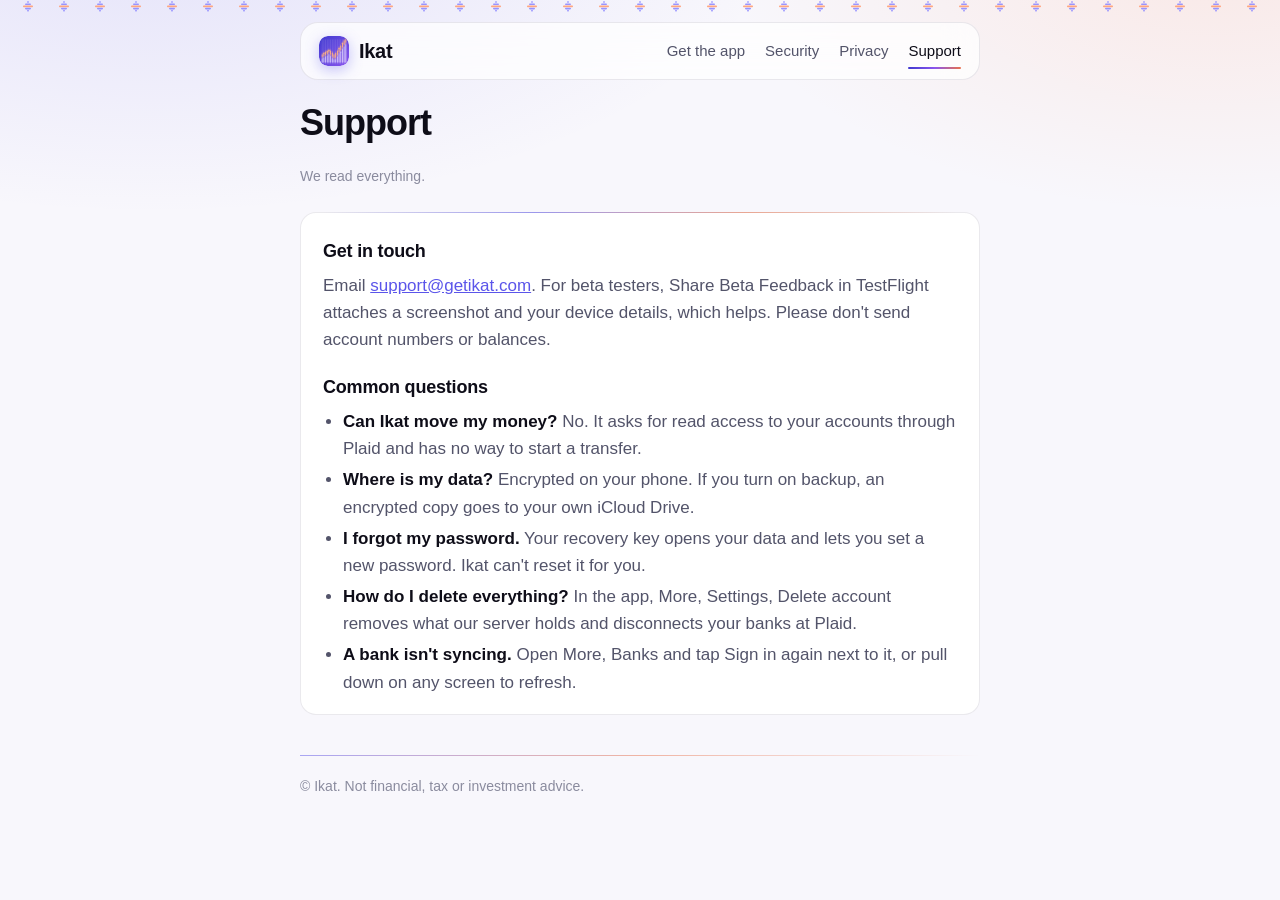
<file: support/index.html>
<!doctype html>
<html lang="en">
<head>
<meta charset="utf-8">
<meta name="viewport" content="width=device-width, initial-scale=1">
<meta http-equiv="Content-Security-Policy" content="default-src 'self'; style-src 'self'; img-src 'self' data:; base-uri 'none'; form-action 'none'">
<title>Support: Ikat</title>
<meta name="description" content="Help with Ikat.">
<link rel="icon" href="/favicon.svg" type="image/svg+xml">
<link rel="stylesheet" href="/style.css?v=3">
</head>
<body><main>
<header><a class="mark" href="/"><svg aria-hidden="true" viewBox="0 0 32 32"><defs><linearGradient id="t" x1="0" y1="0" x2="1" y2="1"><stop offset="0" stop-color="#3f39cf"/><stop offset="1" stop-color="#8a55ee"/></linearGradient></defs><rect width="32" height="32" rx="9" fill="url(#t)"/><rect x="2.90" y="3.5" width="1" height="25" rx=".5" fill="#fff" opacity=".13"/><rect x="4.70" y="3.5" width="1" height="25" rx=".5" fill="#fff" opacity=".13"/><rect x="6.50" y="3.5" width="1" height="25" rx=".5" fill="#fff" opacity=".13"/><rect x="8.30" y="3.5" width="1" height="25" rx=".5" fill="#fff" opacity=".13"/><rect x="10.10" y="3.5" width="1" height="25" rx=".5" fill="#fff" opacity=".13"/><rect x="11.90" y="3.5" width="1" height="25" rx=".5" fill="#fff" opacity=".13"/><rect x="13.70" y="3.5" width="1" height="25" rx=".5" fill="#fff" opacity=".13"/><rect x="15.50" y="3.5" width="1" height="25" rx=".5" fill="#fff" opacity=".13"/><rect x="17.30" y="3.5" width="1" height="25" rx=".5" fill="#fff" opacity=".13"/><rect x="19.10" y="3.5" width="1" height="25" rx=".5" fill="#fff" opacity=".13"/><rect x="20.90" y="3.5" width="1" height="25" rx=".5" fill="#fff" opacity=".13"/><rect x="22.70" y="3.5" width="1" height="25" rx=".5" fill="#fff" opacity=".13"/><rect x="24.50" y="3.5" width="1" height="25" rx=".5" fill="#fff" opacity=".13"/><rect x="26.30" y="3.5" width="1" height="25" rx=".5" fill="#fff" opacity=".13"/><rect x="28.10" y="3.5" width="1" height="25" rx=".5" fill="#fff" opacity=".13"/><rect x="2.90" y="21.87" width="1.0" height="8.13" rx="0.5" fill="#e6dcff" opacity=".16"/><rect x="2.90" y="22.77" width="1.0" height="6.33" rx="0.5" fill="#e6dcff" opacity=".38"/><rect x="2.90" y="23.87" width="1.0" height="4.13" rx="0.5" fill="#e6dcff" opacity="0.55"/><rect x="2.90" y="17.38" width="1.0" height="6.99" rx="0.5" fill="#ffb184" opacity=".16"/><rect x="2.90" y="18.28" width="1.0" height="5.19" rx="0.5" fill="#ffb184" opacity=".38"/><rect x="2.90" y="19.38" width="1.0" height="2.99" rx="0.5" fill="#ffb184" opacity="1"/><rect x="4.70" y="21.08" width="1.0" height="8.92" rx="0.5" fill="#e6dcff" opacity=".16"/><rect x="4.70" y="21.98" width="1.0" height="7.12" rx="0.5" fill="#e6dcff" opacity=".38"/><rect x="4.70" y="23.08" width="1.0" height="4.92" rx="0.5" fill="#e6dcff" opacity="0.55"/><rect x="4.70" y="15.99" width="1.0" height="7.58" rx="0.5" fill="#ffb184" opacity=".16"/><rect x="4.70" y="16.89" width="1.0" height="5.78" rx="0.5" fill="#ffb184" opacity=".38"/><rect x="4.70" y="17.99" width="1.0" height="3.58" rx="0.5" fill="#ffb184" opacity="1"/><rect x="6.50" y="19.80" width="1.0" height="10.20" rx="0.5" fill="#e6dcff" opacity=".16"/><rect x="6.50" y="20.70" width="1.0" height="8.40" rx="0.5" fill="#e6dcff" opacity=".38"/><rect x="6.50" y="21.80" width="1.0" height="6.20" rx="0.5" fill="#e6dcff" opacity="0.55"/><rect x="6.50" y="14.71" width="1.0" height="7.58" rx="0.5" fill="#ffb184" opacity=".16"/><rect x="6.50" y="15.61" width="1.0" height="5.78" rx="0.5" fill="#ffb184" opacity=".38"/><rect x="6.50" y="16.71" width="1.0" height="3.58" rx="0.5" fill="#ffb184" opacity="1"/><rect x="8.30" y="18.94" width="1.0" height="11.06" rx="0.5" fill="#e6dcff" opacity=".16"/><rect x="8.30" y="19.84" width="1.0" height="9.26" rx="0.5" fill="#e6dcff" opacity=".38"/><rect x="8.30" y="20.94" width="1.0" height="7.06" rx="0.5" fill="#e6dcff" opacity="0.55"/><rect x="8.30" y="13.86" width="1.0" height="7.58" rx="0.5" fill="#ffb184" opacity=".16"/><rect x="8.30" y="14.76" width="1.0" height="5.78" rx="0.5" fill="#ffb184" opacity=".38"/><rect x="8.30" y="15.86" width="1.0" height="3.58" rx="0.5" fill="#ffb184" opacity="1"/><rect x="10.10" y="17.42" width="1.0" height="12.58" rx="0.5" fill="#e6dcff" opacity=".16"/><rect x="10.10" y="18.32" width="1.0" height="10.78" rx="0.5" fill="#e6dcff" opacity=".38"/><rect x="10.10" y="19.42" width="1.0" height="8.58" rx="0.5" fill="#e6dcff" opacity="0.55"/><rect x="10.10" y="12.72" width="1.0" height="7.20" rx="0.5" fill="#ffb184" opacity=".16"/><rect x="10.10" y="13.62" width="1.0" height="5.40" rx="0.5" fill="#ffb184" opacity=".38"/><rect x="10.10" y="14.72" width="1.0" height="3.20" rx="0.5" fill="#ffb184" opacity="1"/><rect x="11.90" y="19.40" width="1.0" height="10.60" rx="0.5" fill="#e6dcff" opacity=".16"/><rect x="11.90" y="20.30" width="1.0" height="8.80" rx="0.5" fill="#e6dcff" opacity=".38"/><rect x="11.90" y="21.40" width="1.0" height="6.60" rx="0.5" fill="#e6dcff" opacity="0.55"/><rect x="11.90" y="13.38" width="1.0" height="8.53" rx="0.5" fill="#ffb184" opacity=".16"/><rect x="11.90" y="14.28" width="1.0" height="6.73" rx="0.5" fill="#ffb184" opacity=".38"/><rect x="11.90" y="15.38" width="1.0" height="4.53" rx="0.5" fill="#ffb184" opacity="1"/><rect x="13.70" y="21.70" width="1.0" height="8.30" rx="0.5" fill="#e6dcff" opacity=".16"/><rect x="13.70" y="22.60" width="1.0" height="6.50" rx="0.5" fill="#e6dcff" opacity=".38"/><rect x="13.70" y="23.70" width="1.0" height="4.30" rx="0.5" fill="#e6dcff" opacity="0.55"/><rect x="13.70" y="15.68" width="1.0" height="8.53" rx="0.5" fill="#ffb184" opacity=".16"/><rect x="13.70" y="16.58" width="1.0" height="6.73" rx="0.5" fill="#ffb184" opacity=".38"/><rect x="13.70" y="17.68" width="1.0" height="4.53" rx="0.5" fill="#ffb184" opacity="1"/><rect x="15.50" y="22.94" width="1.0" height="7.06" rx="0.5" fill="#e6dcff" opacity=".16"/><rect x="15.50" y="23.84" width="1.0" height="5.26" rx="0.5" fill="#e6dcff" opacity=".38"/><rect x="15.50" y="24.94" width="1.0" height="3.06" rx="0.5" fill="#e6dcff" opacity="0.55"/><rect x="15.50" y="17.45" width="1.0" height="8.00" rx="0.5" fill="#ffb184" opacity=".16"/><rect x="15.50" y="18.35" width="1.0" height="6.20" rx="0.5" fill="#ffb184" opacity=".38"/><rect x="15.50" y="19.45" width="1.0" height="4.00" rx="0.5" fill="#ffb184" opacity="1"/><rect x="17.30" y="22.71" width="1.0" height="7.29" rx="0.5" fill="#e6dcff" opacity=".16"/><rect x="17.30" y="23.61" width="1.0" height="5.49" rx="0.5" fill="#e6dcff" opacity=".38"/><rect x="17.30" y="24.71" width="1.0" height="3.29" rx="0.5" fill="#e6dcff" opacity="0.55"/><rect x="17.30" y="16.13" width="1.0" height="9.08" rx="0.5" fill="#ffb184" opacity=".16"/><rect x="17.30" y="17.03" width="1.0" height="7.28" rx="0.5" fill="#ffb184" opacity=".38"/><rect x="17.30" y="18.13" width="1.0" height="5.08" rx="0.5" fill="#ffb184" opacity="1"/><rect x="19.10" y="19.98" width="1.0" height="10.02" rx="0.5" fill="#e6dcff" opacity=".16"/><rect x="19.10" y="20.88" width="1.0" height="8.22" rx="0.5" fill="#e6dcff" opacity=".38"/><rect x="19.10" y="21.98" width="1.0" height="6.02" rx="0.5" fill="#e6dcff" opacity="0.55"/><rect x="19.10" y="13.41" width="1.0" height="9.08" rx="0.5" fill="#ffb184" opacity=".16"/><rect x="19.10" y="14.31" width="1.0" height="7.28" rx="0.5" fill="#ffb184" opacity=".38"/><rect x="19.10" y="15.41" width="1.0" height="5.08" rx="0.5" fill="#ffb184" opacity="1"/><rect x="20.90" y="17.07" width="1.0" height="12.93" rx="0.5" fill="#e6dcff" opacity=".16"/><rect x="20.90" y="17.97" width="1.0" height="11.13" rx="0.5" fill="#e6dcff" opacity=".38"/><rect x="20.90" y="19.07" width="1.0" height="8.93" rx="0.5" fill="#e6dcff" opacity="0.55"/><rect x="20.90" y="10.49" width="1.0" height="9.08" rx="0.5" fill="#ffb184" opacity=".16"/><rect x="20.90" y="11.39" width="1.0" height="7.28" rx="0.5" fill="#ffb184" opacity=".38"/><rect x="20.90" y="12.49" width="1.0" height="5.08" rx="0.5" fill="#ffb184" opacity="1"/><rect x="22.70" y="14.76" width="1.0" height="15.24" rx="0.5" fill="#e6dcff" opacity=".16"/><rect x="22.70" y="15.66" width="1.0" height="13.44" rx="0.5" fill="#e6dcff" opacity=".38"/><rect x="22.70" y="16.76" width="1.0" height="11.24" rx="0.5" fill="#e6dcff" opacity="0.55"/><rect x="22.70" y="8.18" width="1.0" height="9.08" rx="0.5" fill="#ffb184" opacity=".16"/><rect x="22.70" y="9.08" width="1.0" height="7.28" rx="0.5" fill="#ffb184" opacity=".38"/><rect x="22.70" y="10.18" width="1.0" height="5.08" rx="0.5" fill="#ffb184" opacity="1"/><rect x="24.50" y="11.83" width="1.0" height="18.17" rx="0.5" fill="#e6dcff" opacity=".16"/><rect x="24.50" y="12.73" width="1.0" height="16.37" rx="0.5" fill="#e6dcff" opacity=".38"/><rect x="24.50" y="13.83" width="1.0" height="14.17" rx="0.5" fill="#e6dcff" opacity="0.55"/><rect x="24.50" y="5.25" width="1.0" height="9.08" rx="0.5" fill="#ffb184" opacity=".16"/><rect x="24.50" y="6.15" width="1.0" height="7.28" rx="0.5" fill="#ffb184" opacity=".38"/><rect x="24.50" y="7.25" width="1.0" height="5.08" rx="0.5" fill="#ffb184" opacity="1"/><rect x="26.30" y="9.12" width="1.0" height="20.88" rx="0.5" fill="#e6dcff" opacity=".16"/><rect x="26.30" y="10.02" width="1.0" height="19.08" rx="0.5" fill="#e6dcff" opacity=".38"/><rect x="26.30" y="11.12" width="1.0" height="16.88" rx="0.5" fill="#e6dcff" opacity="0.55"/><rect x="26.30" y="2.54" width="1.0" height="9.08" rx="0.5" fill="#ffb184" opacity=".16"/><rect x="26.30" y="3.44" width="1.0" height="7.28" rx="0.5" fill="#ffb184" opacity=".38"/><rect x="26.30" y="4.54" width="1.0" height="5.08" rx="0.5" fill="#ffb184" opacity="1"/><rect x="28.10" y="6.73" width="1.0" height="23.27" rx="0.5" fill="#e6dcff" opacity=".16"/><rect x="28.10" y="7.63" width="1.0" height="21.47" rx="0.5" fill="#e6dcff" opacity=".38"/><rect x="28.10" y="8.73" width="1.0" height="19.27" rx="0.5" fill="#e6dcff" opacity="0.55"/><rect x="28.10" y="1.50" width="1.0" height="7.74" rx="0.5" fill="#ffb184" opacity=".16"/><rect x="28.10" y="2.40" width="1.0" height="5.94" rx="0.5" fill="#ffb184" opacity=".38"/><rect x="28.10" y="3.50" width="1.0" height="3.74" rx="0.5" fill="#ffb184" opacity="1"/></svg>Ikat</a><nav><a href="/app/">Get the app</a><a href="/security/">Security</a><a href="/privacy/">Privacy</a><a href="/support/" aria-current="page">Support</a></nav></header>
<h1 class="page">Support</h1>
<p class="meta">We read everything.</p>
<section>
<h2>Get in touch</h2>
<p>Email <a href="mailto:support@getikat.com">support@getikat.com</a>. For beta testers, Share Beta Feedback in TestFlight attaches a screenshot and your device details, which helps. Please don't send account numbers or balances.</p>
<h2>Common questions</h2>
<ul>
<li><strong>Can Ikat move my money?</strong> No. It asks for read access to your accounts through Plaid and has no way to start a transfer.</li>
<li><strong>Where is my data?</strong> Encrypted on your phone. If you turn on backup, an encrypted copy goes to your own iCloud Drive.</li>
<li><strong>I forgot my password.</strong> Your recovery key opens your data and lets you set a new password. Ikat can't reset it for you.</li>
<li><strong>How do I delete everything?</strong> In the app, More, Settings, Delete account removes what our server holds and disconnects your banks at Plaid.</li>
<li><strong>A bank isn't syncing.</strong> Open More, Banks and tap Sign in again next to it, or pull down on any screen to refresh.</li>
</ul>
</section>
<footer>© Ikat. Not financial, tax or investment advice.</footer>
</main></body></html>
</file>
<file: style.css>
/* Palette: the logo's own ramp. deep → mid → pale for surfaces, coral only as a highlight. */
:root {
  --bg: #f8f7fc; --card: #ffffff; --fg: #0e0d18; --fg2: #53546a; --fg3: #8a8b9e;
  --line: rgba(24, 18, 60, .09);
  --accent: #5b55ea; --accent-soft: rgba(91, 85, 234, .1);
  --deep: #3f39cf; --mid: #8a55ee; --warm: #e8714a; --pale: #e6dcff;
  --glow: rgba(91, 85, 234, .13); --glow2: rgba(255, 157, 118, .16);
  --panel: linear-gradient(135deg, #ece8ff 0%, #f4e8ff 48%, #ffe9dd 100%);
  --panel-line: rgba(91, 85, 234, .14);
  --shadow: 0 30px 60px -20px rgba(63, 57, 207, .35);
}
@media (prefers-color-scheme: dark) {
  :root {
    --bg: #09090f; --card: #13121c; --fg: #eeeef6; --fg2: #a5a6ba; --fg3: #6e6f84;
    --line: rgba(255, 255, 255, .08);
    --accent: #8e89ff; --accent-soft: rgba(142, 137, 255, .14);
    --warm: #ff9d76;
    --glow: rgba(142, 137, 255, .16); --glow2: rgba(255, 157, 118, .08);
    --panel: linear-gradient(135deg, #17134a 0%, #261459 52%, #3a1b57 100%);
    --panel-line: rgba(142, 137, 255, .22);
    --shadow: 0 30px 60px -20px rgba(0, 0, 0, .7);
  }
}
* { box-sizing: border-box; }
html { scroll-behavior: smooth; }
body {
  margin: 0; color: var(--fg); -webkit-font-smoothing: antialiased;
  font: 17px/1.6 -apple-system, BlinkMacSystemFont, "SF Pro Text", "Segoe UI", Roboto, sans-serif;
  background: radial-gradient(900px 420px at 12% -80px, var(--glow), transparent 70%),
    radial-gradient(700px 360px at 95% -40px, var(--glow2), transparent 70%), var(--bg);
  background-repeat: no-repeat;
}
body::before { content: ""; display: block; height: 12px; background: url(/art/band.svg) repeat-x center / auto 12px; opacity: .9; }
main { max-width: 720px; margin: 0 auto; padding: 0 20px 72px; }
main.wide { max-width: 1040px; }

/* header: stays put, blurs what scrolls under it */
header {
  position: sticky; top: 10px; z-index: 5; display: flex; flex-wrap: wrap; align-items: center;
  justify-content: space-between; gap: 8px 16px; padding: 12px 18px; margin: 10px 0 0;
  background: color-mix(in srgb, var(--card) 72%, transparent); border: 1px solid var(--line); border-radius: 18px;
  -webkit-backdrop-filter: blur(16px); backdrop-filter: blur(16px);
}
.mark { display: inline-flex; align-items: center; gap: 10px; font-weight: 700; font-size: 20px; letter-spacing: -.3px; color: var(--fg); text-decoration: none; }
.mark svg { width: 30px; height: 30px; border-radius: 9px; box-shadow: 0 4px 14px rgba(91, 85, 234, .35); }
nav { display: flex; flex-wrap: wrap; gap: 4px 20px; }
nav a { position: relative; color: var(--fg2); text-decoration: none; font-size: 15px; white-space: nowrap; padding: 4px 0; }
nav a:hover { color: var(--fg); }
nav a[aria-current="page"] { color: var(--fg); }
nav a[aria-current="page"]::after {
  content: ""; position: absolute; left: 0; right: 0; bottom: -2px; height: 2px; border-radius: 2px;
  background: linear-gradient(90deg, var(--deep), var(--mid), var(--warm));
}

/* type */
h1 { font-size: clamp(32px, 5.1vw, 58px); line-height: 1.04; letter-spacing: -1.8px; font-weight: 800; margin: 0 0 20px; }
.hero h1 .ln { display: block; white-space: nowrap; }
.hero h1 .grad { background: linear-gradient(95deg, var(--deep) 0%, var(--mid) 55%, var(--warm) 105%); -webkit-background-clip: text; background-clip: text; color: transparent; padding-bottom: .08em; }
@media (prefers-color-scheme: dark) { .hero h1 .grad { background-image: linear-gradient(95deg, #a9a3ff 0%, #c79bff 55%, #ffb184 105%); } }
h1.page { font-size: 36px; letter-spacing: -1px; margin: 24px 0 20px; background: linear-gradient(100deg, var(--fg) 55%, var(--accent)); -webkit-background-clip: text; background-clip: text; color: transparent; padding-bottom: 4px; }
h2 { font-size: 18px; letter-spacing: -.2px; margin: 20px 0 6px; }
p, li { color: var(--fg2); }
p { margin: 0 0 14px; }
ul { margin: 0 0 14px; padding-left: 20px; }
li { margin: 4px 0; }
strong { color: var(--fg); font-weight: 600; }
a { color: var(--accent); }
.lede { font-size: 20px; color: var(--fg2); margin: 0 0 28px; max-width: 29em; }
.meta { color: var(--fg3); font-size: 14px; margin: 0 0 24px; }
.pill { display: inline-block; background: var(--accent-soft); color: var(--accent); font-weight: 600; font-size: 14px; padding: 5px 12px; border-radius: 99px; margin-bottom: 20px; }

/* buttons */
a.cta {
  display: inline-block; font-weight: 600; text-decoration: none; color: #fff; padding: 12px 22px; border-radius: 13px;
  background: linear-gradient(135deg, var(--deep), var(--mid)); box-shadow: 0 6px 18px rgba(91, 85, 234, .28);
  transition: transform .15s ease, box-shadow .15s ease;
}
a.cta:hover { transform: translateY(-1px); box-shadow: 0 10px 24px rgba(91, 85, 234, .4); }
a.cta.ghost { background: transparent; color: var(--fg); box-shadow: inset 0 0 0 1px var(--panel-line); }
a.cta.ghost:hover { box-shadow: inset 0 0 0 1px var(--accent); }
.actions { display: flex; flex-wrap: wrap; align-items: center; gap: 12px 24px; margin: 0; }
a.quiet { color: var(--fg2); text-decoration: none; font-weight: 500; }
a.quiet::after { content: " →"; color: var(--accent); }
a.quiet:hover { color: var(--fg); }

/* home: hero with a phone */
.hero { display: grid; grid-template-columns: 1.2fr .8fr; align-items: center; gap: 24px 40px; padding: 48px 0 56px; }
.phone-wrap { position: relative; display: flex; justify-content: center; }
.phone-wrap::before {
  content: ""; position: absolute; inset: 8% 6%; border-radius: 50%; z-index: -1;
  background: radial-gradient(closest-side, rgba(138, 85, 238, .5), rgba(63, 57, 207, .16) 60%, transparent);
  filter: blur(30px);
}
.phone {
  position: relative; width: 272px; padding: 9px; border-radius: 44px; box-shadow: var(--shadow);
  background: linear-gradient(160deg, #2b2a3d, #0e0e18); transform: rotate(2.5deg);
}
.notch { position: absolute; top: 17px; left: 50%; width: 76px; height: 22px; margin-left: -38px; border-radius: 12px; background: #05050a; z-index: 2; }
.screen { border-radius: 36px; padding: 52px 18px 22px; background: linear-gradient(180deg, #1a1740, #0f0e1c 70%); color: #eeeef6; overflow: hidden; }
.screen .sm { font-size: 13px; color: #a5a6ba; }
.screen .big { font-size: 34px; font-weight: 800; letter-spacing: -1px; line-height: 1.1; margin: 2px 0 6px; }
.screen .chg { font-size: 12px; color: #a5a6ba; margin-bottom: 8px; }
.screen .chg span { background: rgba(255, 157, 118, .18); color: #ffc9a3; font-weight: 700; padding: 2px 8px; border-radius: 99px; margin-right: 4px; }
.trend { display: block; width: 100%; height: auto; margin: 4px 0 14px; }
.acct { display: flex; align-items: center; gap: 10px; padding: 9px 0; border-top: 1px solid rgba(255, 255, 255, .07); font-size: 13px; }
.acct span { flex: 1; color: #c8c9d8; }
.acct b { font-weight: 600; color: #fff; }
.dot { width: 10px; height: 10px; border-radius: 50%; }
.d1 { background: #8e89ff; } .d2 { background: #b58cff; } .d3 { background: #ff9d76; } .d4 { background: #6a64e8; }

/* home: features */
.features { display: grid; gap: 16px; grid-template-columns: repeat(auto-fit, minmax(230px, 1fr)); margin: 0 0 56px; }
.feature { position: relative; padding: 22px; background: var(--card); border: 1px solid var(--line); border-radius: 18px; transition: transform .15s ease, border-color .15s ease; }
.feature:hover { transform: translateY(-2px); border-color: var(--accent); }
.feature b { display: block; font-size: 17px; letter-spacing: -.2px; margin: 14px 0 4px; }
.feature > span:last-child { color: var(--fg2); font-size: 15px; }
.ico { display: grid; place-items: center; width: 42px; height: 42px; border-radius: 13px; background: linear-gradient(135deg, var(--accent-soft), rgba(255, 157, 118, .14)); color: var(--accent); }
.ico svg { width: 22px; height: 22px; fill: none; stroke: currentColor; stroke-width: 1.7; stroke-linecap: round; stroke-linejoin: round; }
.feature:nth-child(even) .ico { background: linear-gradient(135deg, rgba(255, 157, 118, .16), var(--accent-soft)); }

/* home: the promise, and the close */
.promise { position: relative; overflow: hidden; padding: 44px clamp(24px, 6vw, 56px); border-radius: 26px; background: var(--panel); border: 1px solid var(--panel-line); margin: 0 0 56px; }
.promise::before { content: ""; position: absolute; right: -80px; top: -80px; width: 280px; height: 280px; border-radius: 50%; background: radial-gradient(closest-side, var(--glow2), transparent); }
.promise h2 { position: relative; font-size: clamp(24px, 3.6vw, 34px); line-height: 1.15; letter-spacing: -.9px; max-width: 18em; margin: 0 0 12px; }
.promise p { position: relative; max-width: 36em; }
.closing { text-align: center; padding: 8px 0 24px; }
.closing h2 { font-size: clamp(26px, 4vw, 38px); letter-spacing: -1px; margin: 0 0 8px; }

/* inside pages */
section { position: relative; margin: 0 0 16px; background: var(--card); border: 1px solid var(--line); border-radius: 16px; padding: 4px 22px; }
section::before { content: ""; position: absolute; left: 22px; right: 22px; top: -1px; height: 1px; background: linear-gradient(90deg, transparent, var(--accent), var(--warm), transparent); opacity: .55; }
.rows { margin: 0 0 14px; }
.rows p { margin: 0; padding: 14px 0; border-bottom: 1px solid var(--line); }
.rows p:last-child { border-bottom: 0; }

footer { position: relative; color: var(--fg3); font-size: 14px; margin-top: 40px; padding-top: 20px; }
footer::before { content: ""; position: absolute; left: 0; right: 0; top: 0; height: 1px; background: linear-gradient(90deg, var(--accent), var(--warm), transparent); opacity: .5; }

@media (max-width: 480px) {
  header { padding: 12px 14px; }
  nav { gap: 4px 14px; }
  nav a { font-size: 14px; }
}
@media (max-width: 820px) {
  header { position: static; }
  .hero { grid-template-columns: 1fr; padding-top: 24px; }
  .phone-wrap { margin-top: 8px; }
  .phone { transform: none; }
}
@media (prefers-reduced-motion: reduce) {
  html { scroll-behavior: auto; }
  .feature, a.cta { transition: none; }
  .feature:hover, a.cta:hover { transform: none; }
}
</file>
